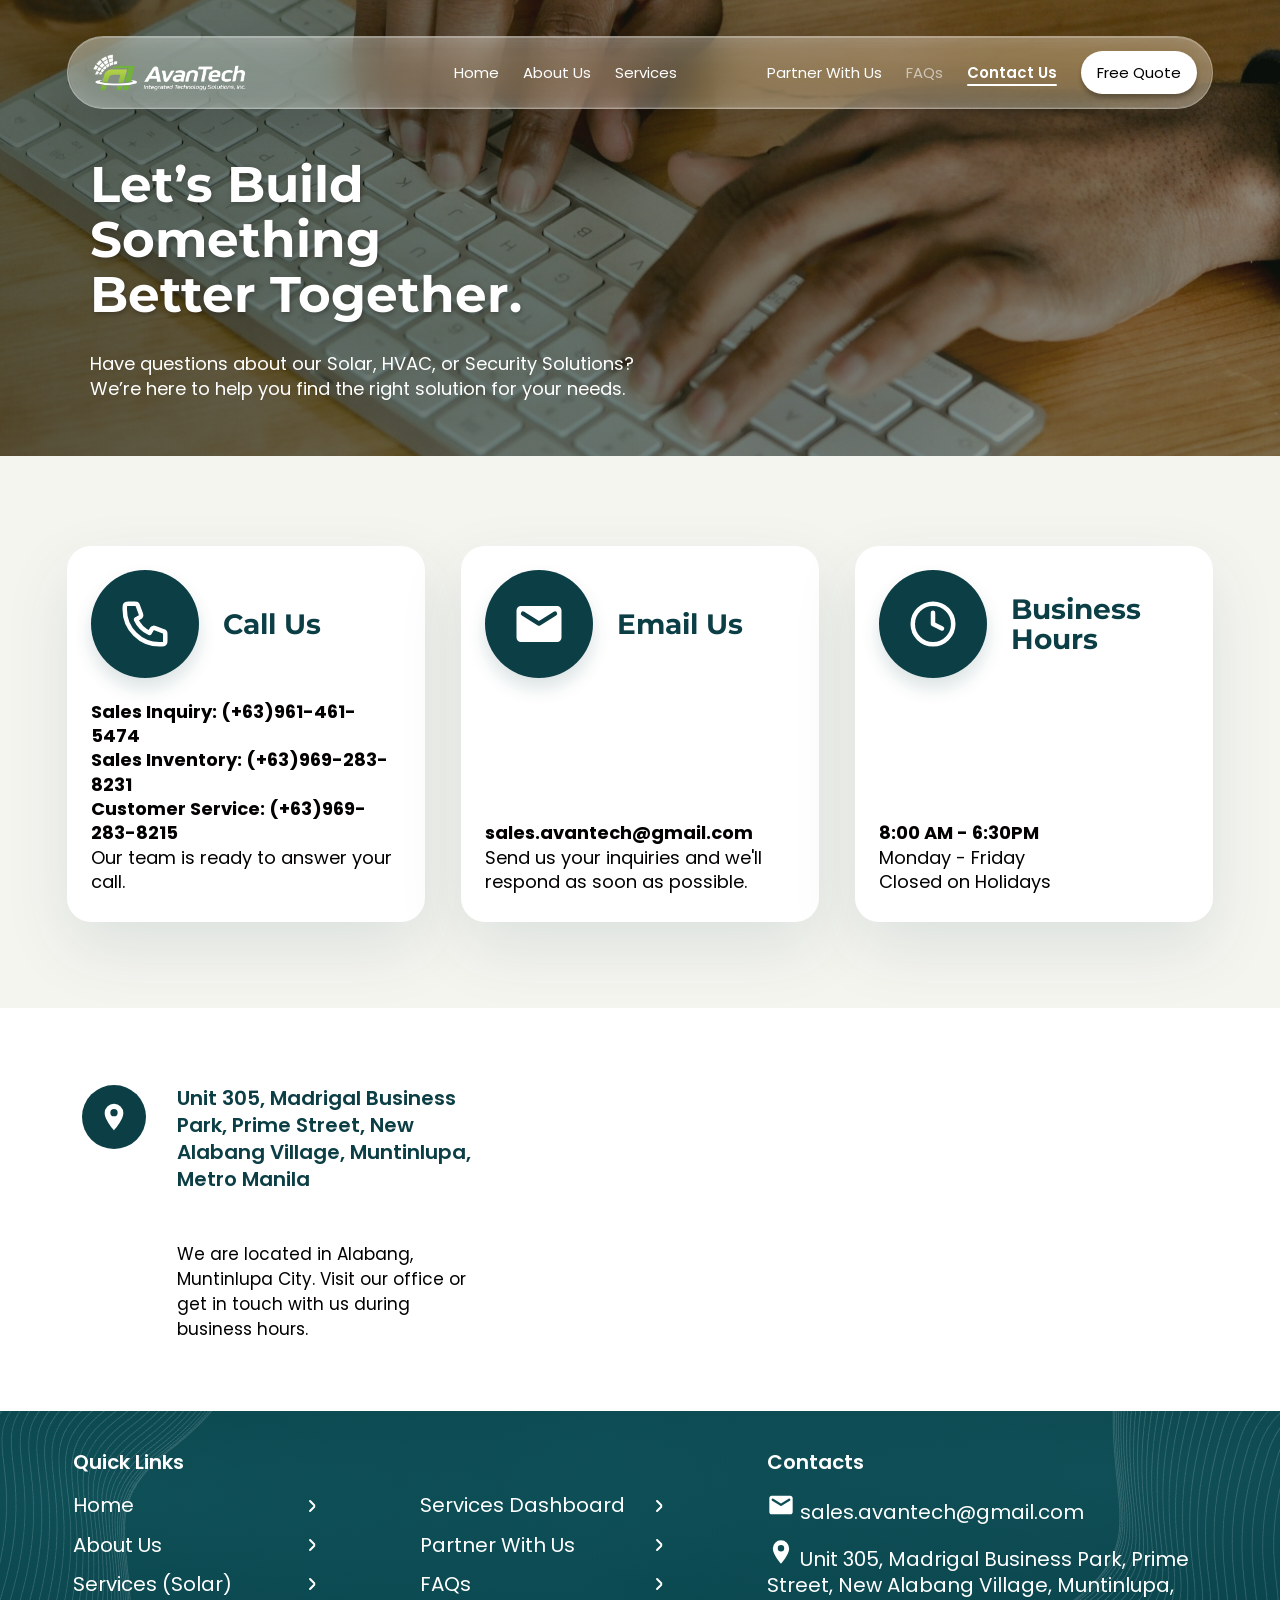
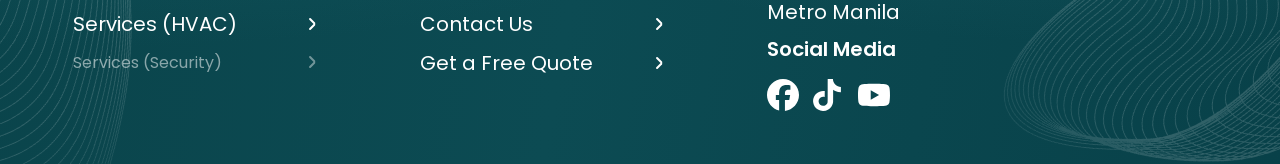
<file: contact.html>
<!doctype html>
<html lang="en">
  <head>
    <meta charset="UTF-8" />
    <meta name="viewport" content="width=device-width, initial-scale=1.0" />
    <meta name="description" content="Contact AvanTech for solar, HVAC, and security solutions." />
    <title>Contact Us | AvanTech</title>
    <link rel="preconnect" href="https://fonts.googleapis.com" />
    <link rel="preconnect" href="https://fonts.gstatic.com" crossorigin />
    <link href="https://fonts.googleapis.com/css2?family=Montserrat:wght@700&family=Poppins:wght@400;600&display=swap" rel="stylesheet" />
    <link rel="stylesheet" href="styles.css" />
  </head>
  <body>
    <main class="page-shell contact-page">
      <section class="contact-hero">
        <nav class="navbar" aria-label="Primary navigation">
          <a class="brand" href="index.html" aria-label="AvanTech home">
            <img src="assets/brand/avantech-horizontal-white.png" alt="AvanTech Integrated Technology Solutions, Inc." />
          </a>
          <input class="nav-toggle" type="checkbox" id="nav-toggle" aria-label="Toggle navigation menu" />
          <label class="hamburger" for="nav-toggle" aria-hidden="true">
            <span></span>
            <span></span>
            <span></span>
          </label>
          <div class="nav-menu" id="primary-menu">
            <div class="nav-links nav-center">
              <a href="index.html">Home</a>
              <a href="about.html">About Us</a>
              <a href="services.html">Services</a>
            </div>
            <div class="nav-links nav-right">
              <a href="partner.html">Partner With Us</a>
              <span class="nav-disabled" aria-disabled="true">FAQs</span>
              <a class="active" href="contact.html" aria-current="page">Contact Us</a>
              <a class="contact-pill" href="quote.html">Free Quote</a>
            </div>
          </div>
        </nav>

        <div class="contact-hero-content">
          <h1>Let’s Build Something<br />Better Together.</h1>
          <p>
            Have questions about our Solar, HVAC, or Security Solutions? We’re here to help you find the right solution for your needs.
          </p>
        </div>
      </section>

      <section class="contact-info-grid" aria-label="Contact details">
        <article class="contact-info-card">
          <div class="contact-card-icon contact-card-phone" aria-hidden="true"></div>
          <h2>Call Us</h2>
          <div class="contact-card-body">
            <p class="contact-highlight">
              Sales Inquiry: (+63)961-461-5474<br />
              Sales Inventory: (+63)969-283-8231<br />
              Customer Service: (+63)969-283-8215
            </p>
            <p>Our team is ready to answer your call.</p>
          </div>
        </article>

        <article class="contact-info-card">
          <div class="contact-card-icon contact-card-mail" aria-hidden="true"></div>
          <h2>Email Us</h2>
          <div class="contact-card-body">
            <p class="contact-highlight">sales.avantech@gmail.com</p>
            <p>Send us your inquiries and we'll respond as soon as possible.</p>
          </div>
        </article>

        <article class="contact-info-card contact-info-card-wide">
          <div class="contact-card-icon contact-card-clock" aria-hidden="true"></div>
          <h2>Business Hours</h2>
          <div class="contact-card-body">
            <p class="contact-highlight">8:00 AM - 6:30PM</p>
            <p>Monday - Friday</p>
            <p>Closed on Holidays</p>
          </div>
        </article>
      </section>

      <section class="contact-map-section" id="contact">
        <div class="contact-address-copy">
          <div class="contact-address-icon" aria-hidden="true"></div>
          <div>
            <h2>Unit 305, Madrigal Business Park, Prime Street, New Alabang Village, Muntinlupa, Metro Manila</h2>
            <p>We are located in Alabang, Muntinlupa City. Visit our office or get in touch with us during business hours.</p>
          </div>
        </div>
        <div class="contact-map-shell">
          <iframe
            class="contact-map"
            title="Map to AvanTech office"
            loading="lazy"
            tabindex="-1"
            referrerpolicy="no-referrer-when-downgrade"
            src="https://www.google.com/maps?q=AVANTECH%20INTEGRATED%20TECHNOLOGY%20SOLUTIONS%20INC.%2C%2014.4292205%2C121.0272715&z=17&output=embed"
          ></iframe>
          <a class="contact-map-link" href="https://www.google.com/maps?q=AVANTECH%20INTEGRATED%20TECHNOLOGY%20SOLUTIONS%20INC.%2C%2014.4292205%2C121.0272715" target="_blank" rel="noopener" aria-label="Open AvanTech office location in Google Maps"></a>
        </div>
      </section>

      <footer class="footer" id="footer-contact">
        <div class="footer-wave footer-wave-left"></div>
        <div class="footer-wave footer-wave-right"></div>
        <div class="footer-inner">
          <div>
            <h2>Quick Links</h2>
            <a class="footer-link" href="index.html"><span class="footer-link-text">Home</span><span class="footer-arrow" aria-hidden="true"></span></a>
            <a class="footer-link" href="about.html"><span class="footer-link-text">About Us</span><span class="footer-arrow" aria-hidden="true"></span></a>
            <a class="footer-link" href="solar-solutions.html"><span class="footer-link-text">Services (Solar)</span><span class="footer-arrow" aria-hidden="true"></span></a>
            <a class="footer-link" href="hvac-solutions.html"><span class="footer-link-text">Services (HVAC)</span><span class="footer-arrow" aria-hidden="true"></span></a>
            <span class="footer-link footer-link-disabled" aria-disabled="true"><span class="footer-link-text">Services (Security)</span><span class="footer-arrow" aria-hidden="true"></span></span>
          </div>
          <div>
            <h2 class="sr-only">More Links</h2>
            <a class="footer-link" href="services.html"><span class="footer-link-text">Services Dashboard</span><span class="footer-arrow" aria-hidden="true"></span></a>
            <a class="footer-link" href="partner.html"><span class="footer-link-text">Partner With Us</span><span class="footer-arrow" aria-hidden="true"></span></a>
            <a class="footer-link" href="index.html#faqs"><span class="footer-link-text">FAQs</span><span class="footer-arrow" aria-hidden="true"></span></a>
            <a class="footer-link" href="contact.html"><span class="footer-link-text">Contact Us</span><span class="footer-arrow" aria-hidden="true"></span></a>
            <a class="footer-link" href="quote.html"><span class="footer-link-text">Get a Free Quote</span><span class="footer-arrow" aria-hidden="true"></span></a>
          </div>
          <div>
            <h2>Contacts</h2>
            <p class="contact-line">
              <img class="contact-icon mail-icon" src="assets/icons/contact/email-envelope.svg" alt="" aria-hidden="true" />
              <span>sales.avantech@gmail.com</span>
            </p>
            <p class="contact-line">
              <img class="contact-icon location-icon" src="assets/icons/contact/map-pin.svg" alt="" aria-hidden="true" />
              <span>Unit 305, Madrigal Business Park, Prime Street, New Alabang Village, Muntinlupa, Metro Manila</span>
            </p>
            <h3>Social Media</h3>
            <div class="socials" aria-label="Social media links">
              <a class="social facebook" href="https://www.facebook.com/AvantechIntegrated/" aria-label="Facebook"></a>
              <a class="social tiktok" href="https://www.tiktok.com/@avantechphilippin" aria-label="TikTok"></a>
              <a class="social youtube" href="https://www.youtube.com/@avantechintegratedtechnologyso" aria-label="YouTube"></a>
            </div>
          </div>
        </div>
      </footer>
    </main>
  </body>
</html>
</file>
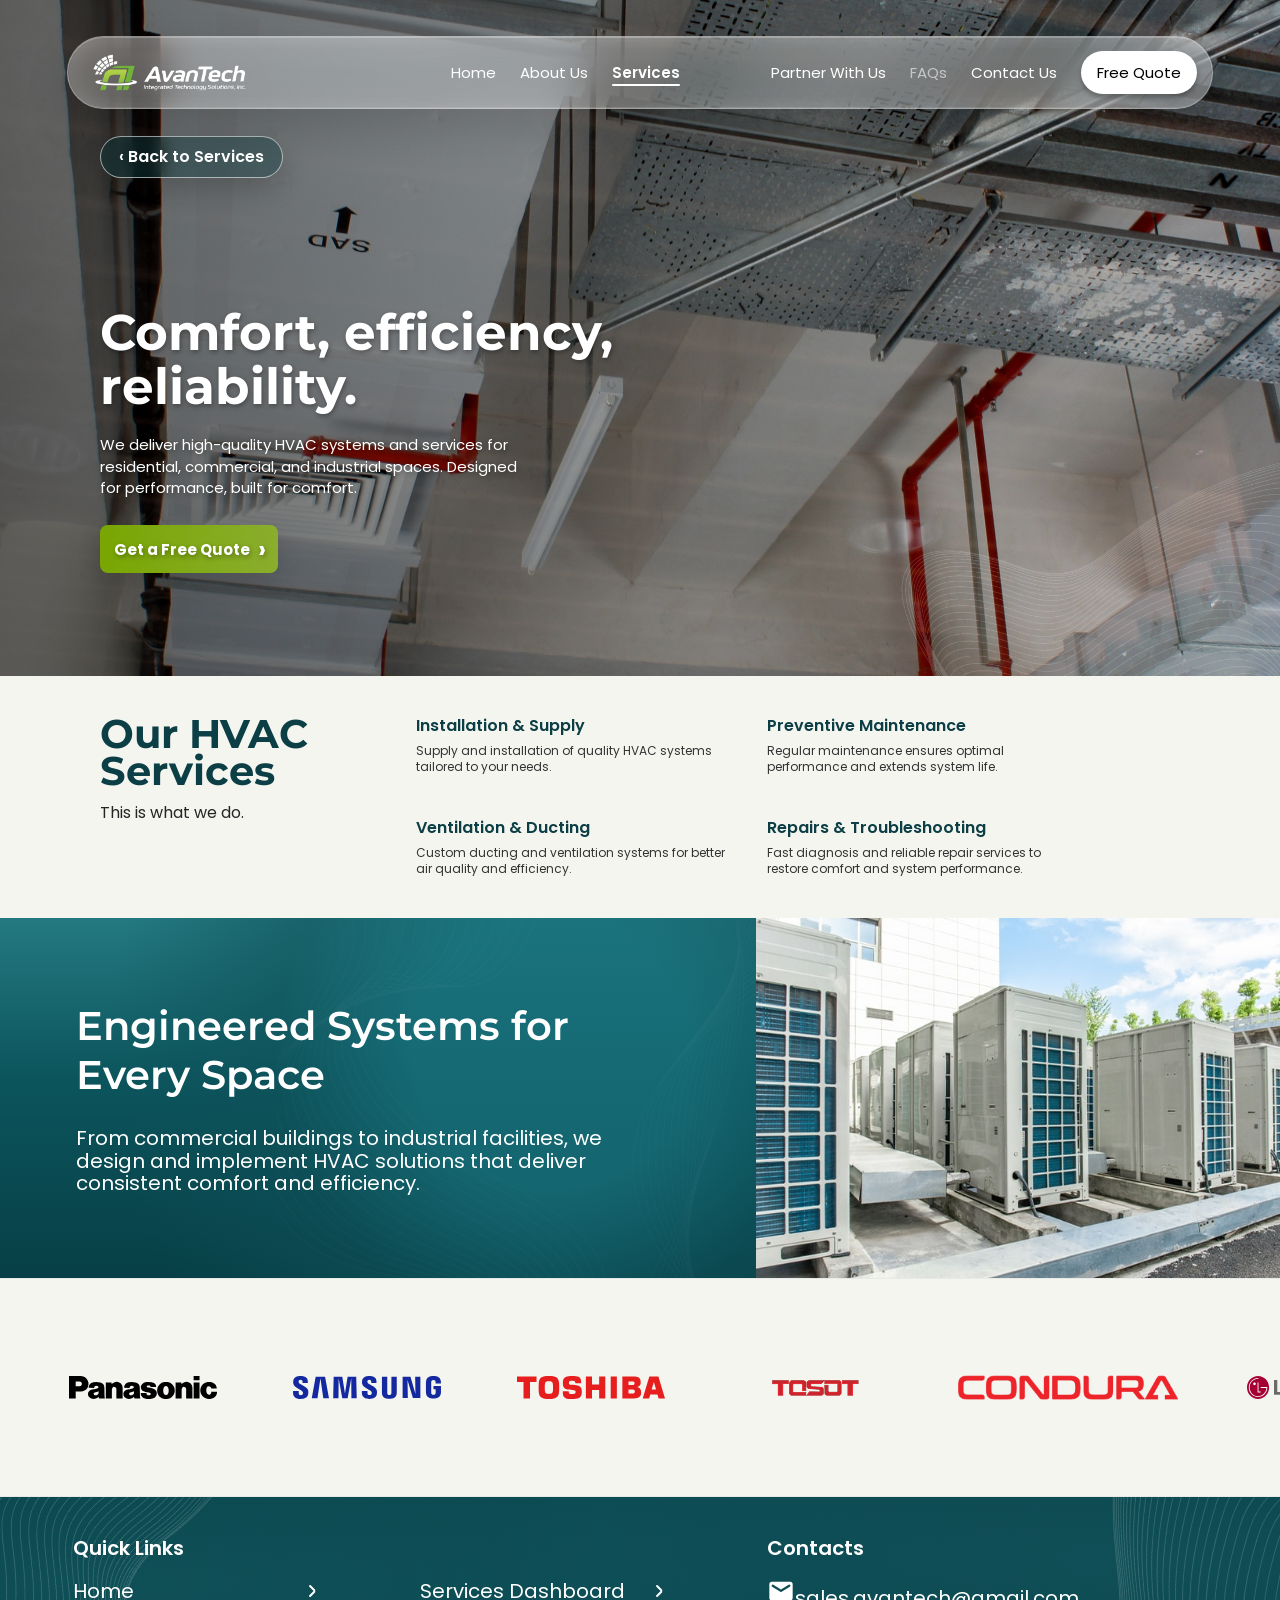
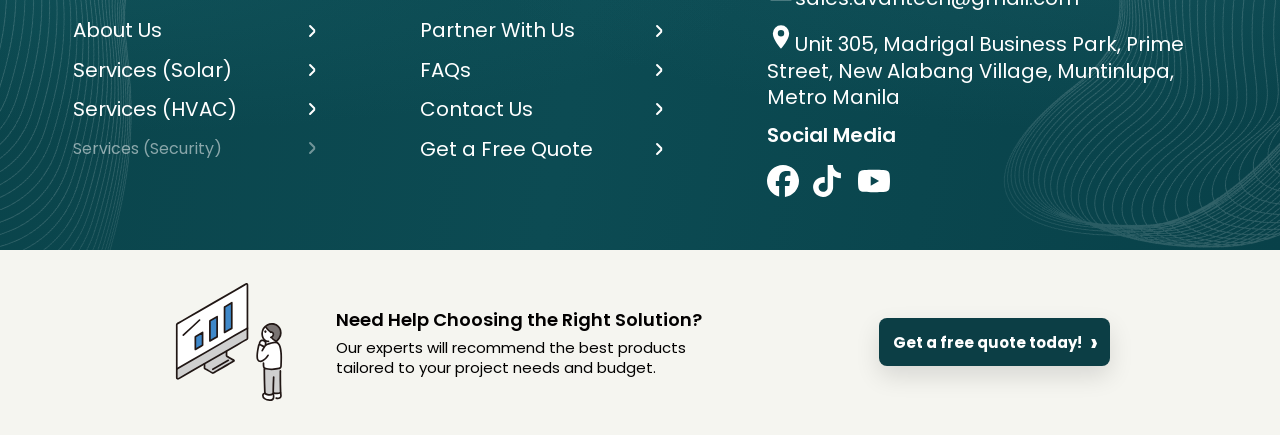
<file: hvac-solutions.html>
<!doctype html>
<html lang="en">
  <head>
    <meta charset="UTF-8" />
    <meta name="viewport" content="width=device-width, initial-scale=1.0" />
    <meta name="description" content="AvanTech HVAC solutions for residential, commercial, and industrial comfort systems." />
    <title>HVAC Solutions | AvanTech</title>
    <link rel="preconnect" href="https://fonts.googleapis.com" />
    <link rel="preconnect" href="https://fonts.gstatic.com" crossorigin />
    <link href="https://fonts.googleapis.com/css2?family=Montserrat:wght@600;700&family=Poppins:wght@400;600&display=swap" rel="stylesheet" />
    <link rel="stylesheet" href="styles.css" />
  </head>
  <body>
    <main class="page-shell hvac-page">
      <section class="hvac-hero" aria-labelledby="hvac-hero-title">
        <nav class="navbar" aria-label="Primary navigation">
          <a class="brand" href="index.html" aria-label="AvanTech home">
            <img src="assets/brand/avantech-horizontal-white.png" alt="AvanTech Integrated Technology Solutions, Inc." />
          </a>
          <input class="nav-toggle" type="checkbox" id="nav-toggle" aria-label="Toggle navigation menu" />
          <label class="hamburger" for="nav-toggle" aria-hidden="true"><span></span><span></span><span></span></label>
          <div class="nav-menu" id="primary-menu">
            <div class="nav-links nav-center">
              <a href="index.html">Home</a>
              <a href="about.html">About Us</a>
              <a class="active" href="services.html" aria-current="page">Services</a>
            </div>
            <div class="nav-links nav-right">
              <a href="partner.html">Partner With Us</a>
              <span class="nav-disabled" aria-disabled="true">FAQs</span>
              <a href="contact.html">Contact Us</a>
              <a class="contact-pill" href="quote.html">Free Quote</a>
            </div>
          </div>
        </nav>

        <a class="back-link" href="services.html">&lsaquo; Back to Services</a>
        <div class="hvac-hero-copy">
          <h1 id="hvac-hero-title">Comfort, efficiency, reliability.</h1>
          <p>We deliver high-quality HVAC systems and services for residential, commercial, and industrial spaces. Designed for performance, built for comfort.</p>
          <a class="button" href="quote.html">Get a Free Quote <span aria-hidden="true">&rsaquo;</span></a>
        </div>
      </section>

      <section class="hvac-intro" aria-labelledby="hvac-intro-title">
        <div class="hvac-intro-heading">
          <h2 id="hvac-intro-title">Our HVAC<br />Services</h2>
          <p>This is what we do.</p>
        </div>
        <div class="hvac-service-grid">
          <article class="hvac-service-card">
            <h3>Installation &amp; Supply</h3>
            <p>Supply and installation of quality HVAC systems tailored to your needs.</p>
          </article>
          <article class="hvac-service-card">
            <h3>Preventive Maintenance</h3>
            <p>Regular maintenance ensures optimal performance and extends system life.</p>
          </article>
          <article class="hvac-service-card">
            <h3>Ventilation &amp; Ducting</h3>
            <p>Custom ducting and ventilation systems for better air quality and efficiency.</p>
          </article>
          <article class="hvac-service-card">
            <h3>Repairs &amp; Troubleshooting</h3>
            <p>Fast diagnosis and reliable repair services to restore comfort and system performance.</p>
          </article>
        </div>
      </section>

      <section class="hvac-spaces" aria-labelledby="hvac-spaces-title">
        <div class="hvac-spaces-copy">
          <h2 id="hvac-spaces-title">Engineered Systems for Every Space</h2>
          <p>From commercial buildings to industrial facilities, we design and implement HVAC solutions that deliver consistent comfort and efficiency.</p>
        </div>
        <img class="hvac-systems-image" src="assets/figma-reference/hvac/commercial-rooftop-hvac-units.jpg" alt="Outdoor HVAC units installed on a commercial rooftop." />
      </section>

      <section class="hvac-brand-carousel" aria-label="HVAC brand partners">
        <div class="hvac-brand-track">
          <span class="hvac-brand panasonic"><img src="assets/partners/hvac/panasonic.svg" alt="Panasonic" /></span>
          <span class="hvac-brand samsung"><img src="assets/partners/hvac/samsung.svg" alt="Samsung" /></span>
          <span class="hvac-brand toshiba"><img src="assets/partners/hvac/toshiba.svg" alt="Toshiba" /></span>
          <span class="hvac-brand tosot"><img src="assets/partners/hvac/tosot.png" alt="Tosot" /></span>
          <span class="hvac-brand condura"><img src="assets/partners/hvac/condura.png" alt="Condura" /></span>
          <span class="hvac-brand lg"><img src="assets/partners/hvac/lg.svg" alt="LG" /></span>
          <span class="hvac-brand mitsubishi"><img src="assets/partners/hvac/mitsubishi-heavy-industries.svg" alt="Mitsubishi Heavy Industries" /></span>
          <span class="hvac-brand daikin"><img src="assets/partners/hvac/daikin.svg" alt="Daikin" /></span>
          <span class="hvac-brand midea"><img src="assets/partners/hvac/midea.svg" alt="Midea" /></span>
          <span class="hvac-brand gree"><img src="assets/partners/hvac/gree.svg" alt="Gree" /></span>
          <span class="hvac-brand aux"><img src="assets/partners/hvac/aux-brand.svg" alt="AUX" /></span>
          <span class="hvac-brand carrier"><img src="assets/partners/hvac/carrier.svg" alt="Carrier" /></span>
          <span class="hvac-brand tcl"><img src="assets/partners/hvac/tcl.svg" alt="TCL" /></span>
          <span class="hvac-brand koppel">Koppel</span>
          <span class="hvac-brand panasonic" aria-hidden="true"><img src="assets/partners/hvac/panasonic.svg" alt="" /></span>
          <span class="hvac-brand samsung" aria-hidden="true"><img src="assets/partners/hvac/samsung.svg" alt="" /></span>
          <span class="hvac-brand toshiba" aria-hidden="true"><img src="assets/partners/hvac/toshiba.svg" alt="" /></span>
          <span class="hvac-brand tosot" aria-hidden="true"><img src="assets/partners/hvac/tosot.png" alt="" /></span>
          <span class="hvac-brand condura" aria-hidden="true"><img src="assets/partners/hvac/condura.png" alt="" /></span>
          <span class="hvac-brand lg" aria-hidden="true"><img src="assets/partners/hvac/lg.svg" alt="" /></span>
          <span class="hvac-brand mitsubishi" aria-hidden="true"><img src="assets/partners/hvac/mitsubishi-heavy-industries.svg" alt="" /></span>
          <span class="hvac-brand daikin" aria-hidden="true"><img src="assets/partners/hvac/daikin.svg" alt="" /></span>
          <span class="hvac-brand midea" aria-hidden="true"><img src="assets/partners/hvac/midea.svg" alt="" /></span>
          <span class="hvac-brand gree" aria-hidden="true"><img src="assets/partners/hvac/gree.svg" alt="" /></span>
          <span class="hvac-brand aux" aria-hidden="true"><img src="assets/partners/hvac/aux-brand.svg" alt="" /></span>
          <span class="hvac-brand carrier" aria-hidden="true"><img src="assets/partners/hvac/carrier.svg" alt="" /></span>
          <span class="hvac-brand tcl" aria-hidden="true"><img src="assets/partners/hvac/tcl.svg" alt="" /></span>
          <span class="hvac-brand koppel" aria-hidden="true">Koppel</span>
        </div>
      </section>

      <footer class="footer services-footer" id="contact">
        <div class="footer-wave footer-wave-left"></div>
        <div class="footer-wave footer-wave-right"></div>
        <div class="footer-inner">
          <div>
            <h2>Quick Links</h2>
            <a class="footer-link" href="index.html"><span class="footer-link-text">Home</span><span class="footer-arrow" aria-hidden="true"></span></a>
            <a class="footer-link" href="about.html"><span class="footer-link-text">About Us</span><span class="footer-arrow" aria-hidden="true"></span></a>
            <a class="footer-link" href="solar-solutions.html"><span class="footer-link-text">Services (Solar)</span><span class="footer-arrow" aria-hidden="true"></span></a>
            <a class="footer-link" href="hvac-solutions.html"><span class="footer-link-text">Services (HVAC)</span><span class="footer-arrow" aria-hidden="true"></span></a>
            <span class="footer-link footer-link-disabled" aria-disabled="true"><span class="footer-link-text">Services (Security)</span><span class="footer-arrow" aria-hidden="true"></span></span>
          </div>
          <div>
            <h2 class="sr-only">More Links</h2>
            <a class="footer-link" href="services.html"><span class="footer-link-text">Services Dashboard</span><span class="footer-arrow" aria-hidden="true"></span></a>
            <a class="footer-link" href="partner.html"><span class="footer-link-text">Partner With Us</span><span class="footer-arrow" aria-hidden="true"></span></a>
            <a class="footer-link" href="index.html#faqs"><span class="footer-link-text">FAQs</span><span class="footer-arrow" aria-hidden="true"></span></a>
            <a class="footer-link" href="contact.html"><span class="footer-link-text">Contact Us</span><span class="footer-arrow" aria-hidden="true"></span></a>
            <a class="footer-link" href="quote.html"><span class="footer-link-text">Get a Free Quote</span><span class="footer-arrow" aria-hidden="true"></span></a>
          </div>
          <div>
            <h2>Contacts</h2>
            <p class="contact-line"><img class="contact-icon mail-icon" src="assets/icons/contact/email-envelope.svg" alt="" aria-hidden="true" /><span>sales.avantech@gmail.com</span></p>
            <p class="contact-line"><img class="contact-icon location-icon" src="assets/icons/contact/map-pin.svg" alt="" aria-hidden="true" /><span>Unit 305, Madrigal Business Park, Prime Street, New Alabang Village, Muntinlupa, Metro Manila</span></p>
            <h3>Social Media</h3>
            <div class="socials" aria-label="Social media links">
              <a class="social facebook" href="https://www.facebook.com/AvantechIntegrated/" aria-label="Facebook"></a>
              <a class="social tiktok" href="https://www.tiktok.com/@avantechphilippin" aria-label="TikTok"></a>
              <a class="social youtube" href="https://www.youtube.com/@avantechintegratedtechnologyso" aria-label="YouTube"></a>
            </div>
          </div>
        </div>
      </footer>

      <section class="help-strip" id="quote">
        <div class="help-illustration" aria-hidden="true">
          <img src="assets/icons/computer-and-people.svg" alt="" />
        </div>
        <div class="help-copy">
          <h2>Need Help Choosing the Right Solution?</h2>
          <p>Our experts will recommend the best products<br />tailored to your project needs and budget.</p>
        </div>
        <a class="button" href="quote.html">Get a free quote today! <span aria-hidden="true">&rsaquo;</span></a>
      </section>
    </main>
  </body>
</html>
</file>
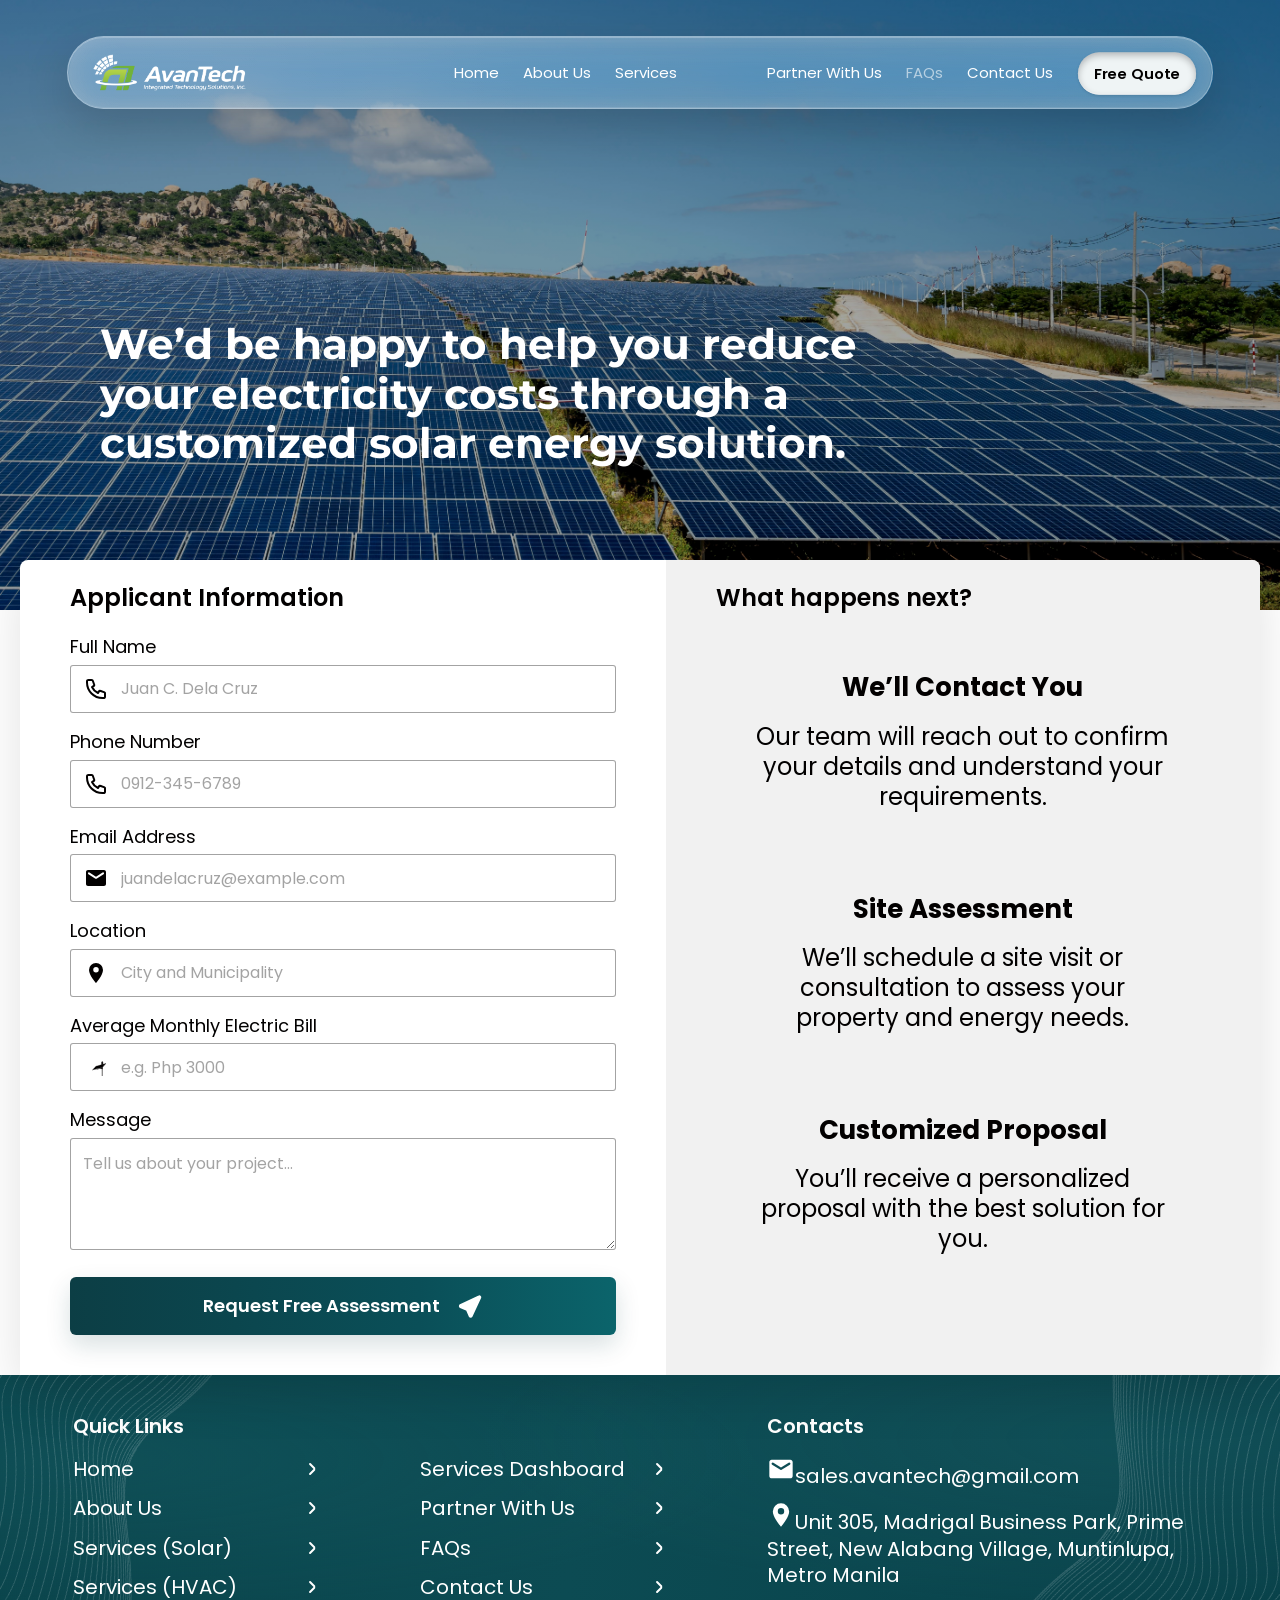
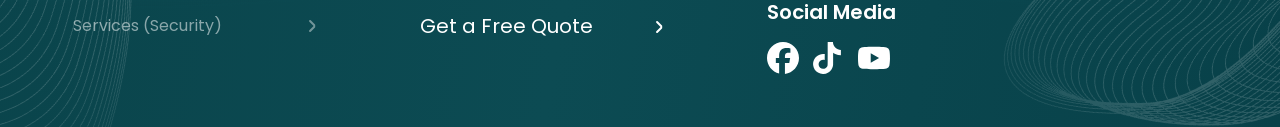
<file: quote.html>
<!doctype html>
<html lang="en">
  <head>
    <meta charset="UTF-8" />
    <meta name="viewport" content="width=device-width, initial-scale=1.0" />
    <meta name="description" content="Request a free AvanTech solar assessment and quote." />
    <title>Free Quote | AvanTech</title>
    <link rel="preconnect" href="https://fonts.googleapis.com" />
    <link rel="preconnect" href="https://fonts.gstatic.com" crossorigin />
    <link href="https://fonts.googleapis.com/css2?family=Montserrat:wght@700&family=Poppins:wght@400;600&display=swap" rel="stylesheet" />
    <link rel="stylesheet" href="styles.css" />
  </head>
  <body>
    <main class="page-shell quote-page">
      <section class="quote-hero">
        <nav class="navbar" aria-label="Primary navigation">
          <a class="brand" href="index.html" aria-label="AvanTech home">
            <img src="assets/brand/avantech-horizontal-white.png" alt="AvanTech Integrated Technology Solutions, Inc." />
          </a>
          <input class="nav-toggle" type="checkbox" id="nav-toggle" aria-label="Toggle navigation menu" />
          <label class="hamburger" for="nav-toggle" aria-hidden="true"><span></span><span></span><span></span></label>
          <div class="nav-menu" id="primary-menu">
            <div class="nav-links nav-center">
              <a href="index.html">Home</a>
              <a href="about.html">About Us</a>
              <a href="services.html">Services</a>
            </div>
            <div class="nav-links nav-right">
              <a href="partner.html">Partner With Us</a>
              <span class="nav-disabled" aria-disabled="true">FAQs</span>
              <a href="contact.html">Contact Us</a>
              <a class="contact-pill active" href="quote.html" aria-current="page">Free Quote</a>
            </div>
          </div>
        </nav>

        <div class="quote-hero-copy">
          <h1>We’d be happy to help you reduce your electricity costs through a customized solar energy solution.</h1>
        </div>
      </section>

      <section class="quote-panel" aria-label="Request a free assessment">
        <form class="quote-form" action="mailto:sales.avantech@gmail.com" method="post" enctype="text/plain">
          <h2>Applicant Information</h2>

          <label for="quote-name">Full Name</label>
          <div class="quote-field quote-field-user">
            <input id="quote-name" name="Full Name" type="text" placeholder="Juan C. Dela Cruz" autocomplete="name" />
          </div>

          <label for="quote-phone">Phone Number</label>
          <div class="quote-field quote-field-phone">
            <input id="quote-phone" name="Phone Number" type="tel" placeholder="0912-345-6789" autocomplete="tel" />
          </div>

          <label for="quote-email">Email Address</label>
          <div class="quote-field quote-field-mail">
            <input id="quote-email" name="Email Address" type="email" placeholder="juandelacruz@example.com" autocomplete="email" />
          </div>

          <label for="quote-location">Location</label>
          <div class="quote-field quote-field-location">
            <input id="quote-location" name="Location" type="text" placeholder="City and Municipality" autocomplete="address-level2" />
          </div>

          <label for="quote-bill">Average Monthly Electric Bill</label>
          <div class="quote-field quote-field-bill">
            <input id="quote-bill" name="Average Monthly Electric Bill" type="text" placeholder="e.g. Php 3000" inputmode="decimal" />
          </div>

          <label for="quote-message">Message</label>
          <textarea id="quote-message" name="Message" placeholder="Tell us about your project..."></textarea>

          <button type="submit">
            Request Free Assessment
            <svg class="quote-submit-icon" viewBox="0 0 24 24" aria-hidden="true" focusable="false">
              <path d="M2.3 11.1 21 2.4c.8-.4 1.7.4 1.3 1.2l-8.7 18.7c-.4.8-1.5.8-1.9 0L8.9 16l-6.5-2.9c-.8-.4-.8-1.6-.1-2Z" />
              <path d="M9.4 15.4 21.1 3.8" />
            </svg>
          </button>
        </form>

        <aside class="quote-next" aria-label="What happens next">
          <h2>What happens next?</h2>
          <ol>
            <li>
              <strong>We’ll Contact You</strong>
              <p>Our team will reach out to confirm your details and understand your requirements.</p>
            </li>
            <li>
              <strong>Site Assessment</strong>
              <p>We’ll schedule a site visit or consultation to assess your property and energy needs.</p>
            </li>
            <li>
              <strong>Customized Proposal</strong>
              <p>You’ll receive a personalized proposal with the best solution for you.</p>
            </li>
          </ol>
        </aside>
      </section>

      <footer class="footer quote-footer" id="contact">
        <div class="footer-wave footer-wave-left"></div>
        <div class="footer-wave footer-wave-right"></div>
        <div class="footer-inner">
          <div>
            <h2>Quick Links</h2>
            <a class="footer-link" href="index.html"><span class="footer-link-text">Home</span><span class="footer-arrow" aria-hidden="true"></span></a>
            <a class="footer-link" href="about.html"><span class="footer-link-text">About Us</span><span class="footer-arrow" aria-hidden="true"></span></a>
            <a class="footer-link" href="solar-solutions.html"><span class="footer-link-text">Services (Solar)</span><span class="footer-arrow" aria-hidden="true"></span></a>
            <a class="footer-link" href="hvac-solutions.html"><span class="footer-link-text">Services (HVAC)</span><span class="footer-arrow" aria-hidden="true"></span></a>
            <span class="footer-link footer-link-disabled" aria-disabled="true"><span class="footer-link-text">Services (Security)</span><span class="footer-arrow" aria-hidden="true"></span></span>
          </div>
          <div>
            <h2 class="sr-only">More Links</h2>
            <a class="footer-link" href="services.html"><span class="footer-link-text">Services Dashboard</span><span class="footer-arrow" aria-hidden="true"></span></a>
            <a class="footer-link" href="partner.html"><span class="footer-link-text">Partner With Us</span><span class="footer-arrow" aria-hidden="true"></span></a>
            <a class="footer-link" href="index.html#faqs"><span class="footer-link-text">FAQs</span><span class="footer-arrow" aria-hidden="true"></span></a>
            <a class="footer-link" href="contact.html"><span class="footer-link-text">Contact Us</span><span class="footer-arrow" aria-hidden="true"></span></a>
            <a class="footer-link" href="quote.html"><span class="footer-link-text">Get a Free Quote</span><span class="footer-arrow" aria-hidden="true"></span></a>
          </div>
          <div>
            <h2>Contacts</h2>
            <p class="contact-line"><img class="contact-icon mail-icon" src="assets/icons/contact/email-envelope.svg" alt="" aria-hidden="true" /><span>sales.avantech@gmail.com</span></p>
            <p class="contact-line"><img class="contact-icon location-icon" src="assets/icons/contact/map-pin.svg" alt="" aria-hidden="true" /><span>Unit 305, Madrigal Business Park, Prime Street, New Alabang Village, Muntinlupa, Metro Manila</span></p>
            <h3>Social Media</h3>
            <div class="socials" aria-label="Social media links">
              <a class="social facebook" href="https://www.facebook.com/AvantechIntegrated/" aria-label="Facebook"></a>
              <a class="social tiktok" href="https://www.tiktok.com/@avantechphilippin" aria-label="TikTok"></a>
              <a class="social youtube" href="https://www.youtube.com/@avantechintegratedtechnologyso" aria-label="YouTube"></a>
            </div>
          </div>
        </div>
      </footer>
    </main>
  </body>
</html>
</file>
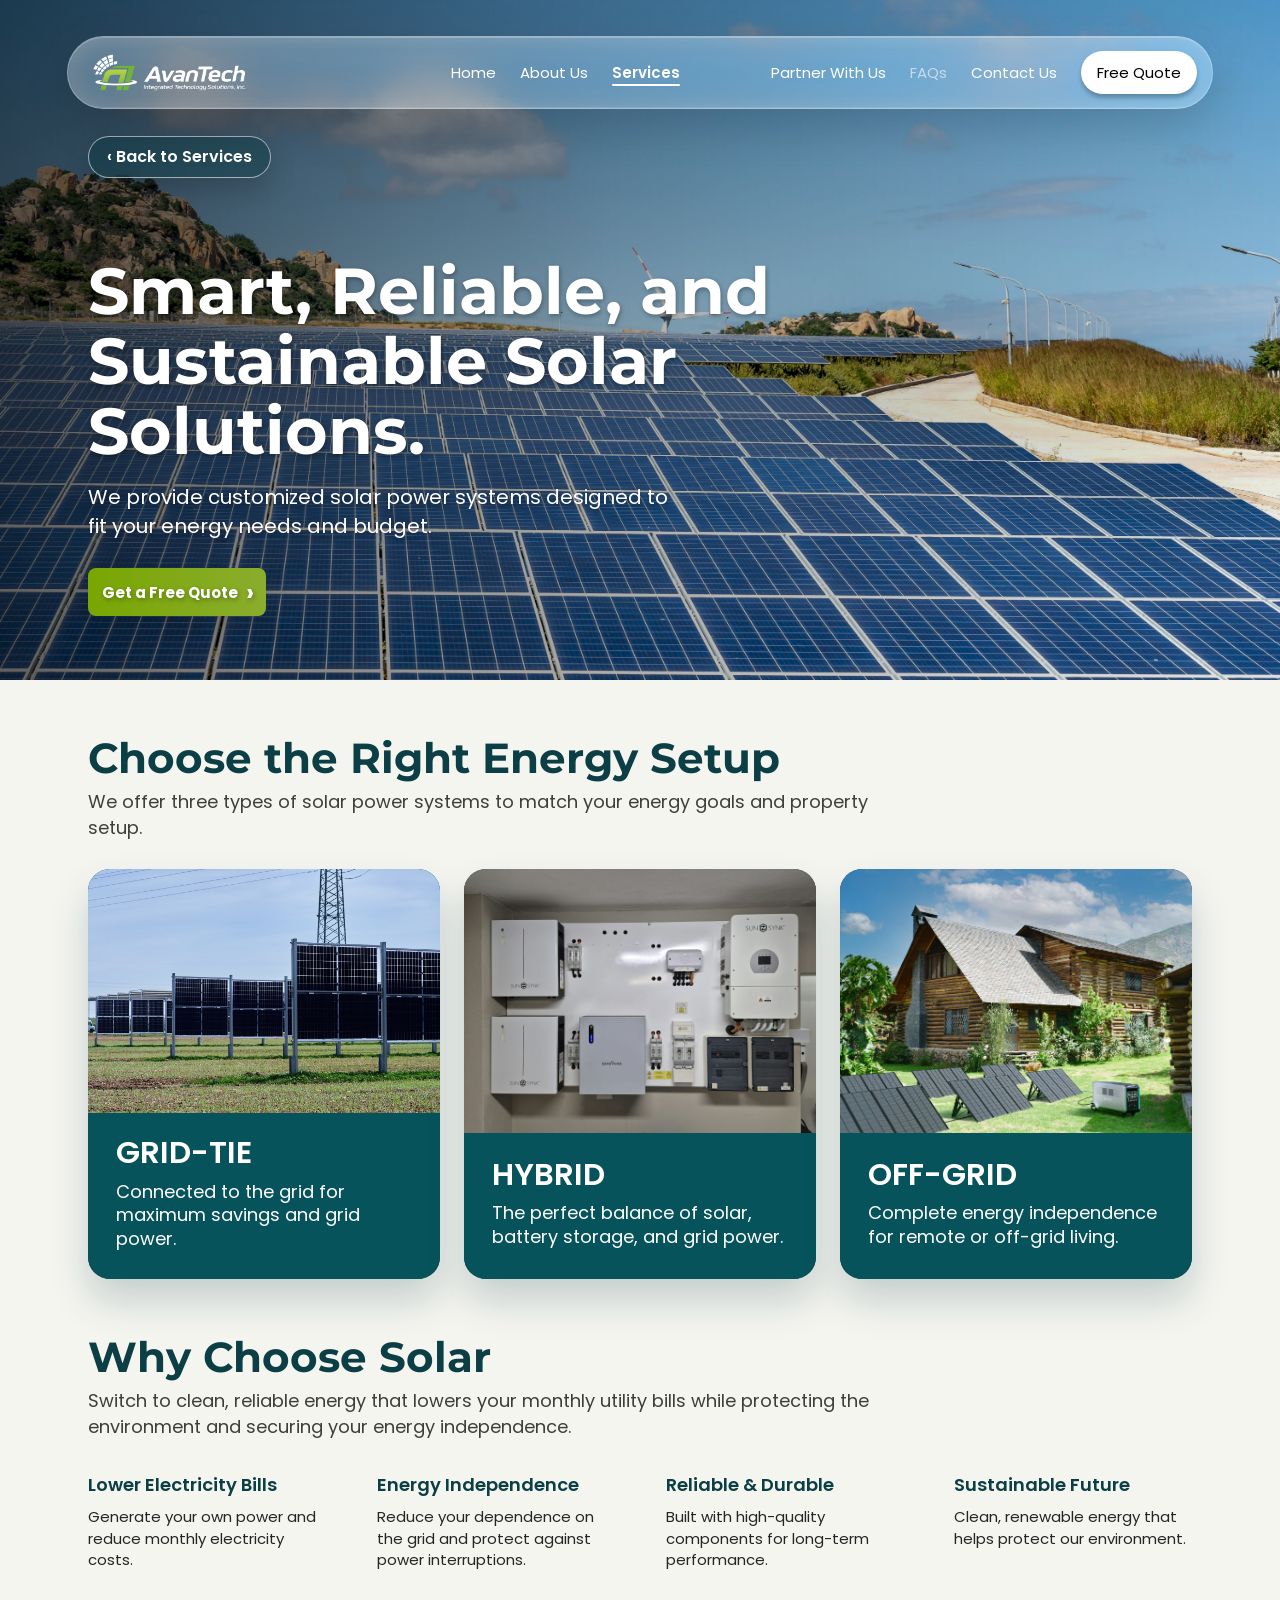
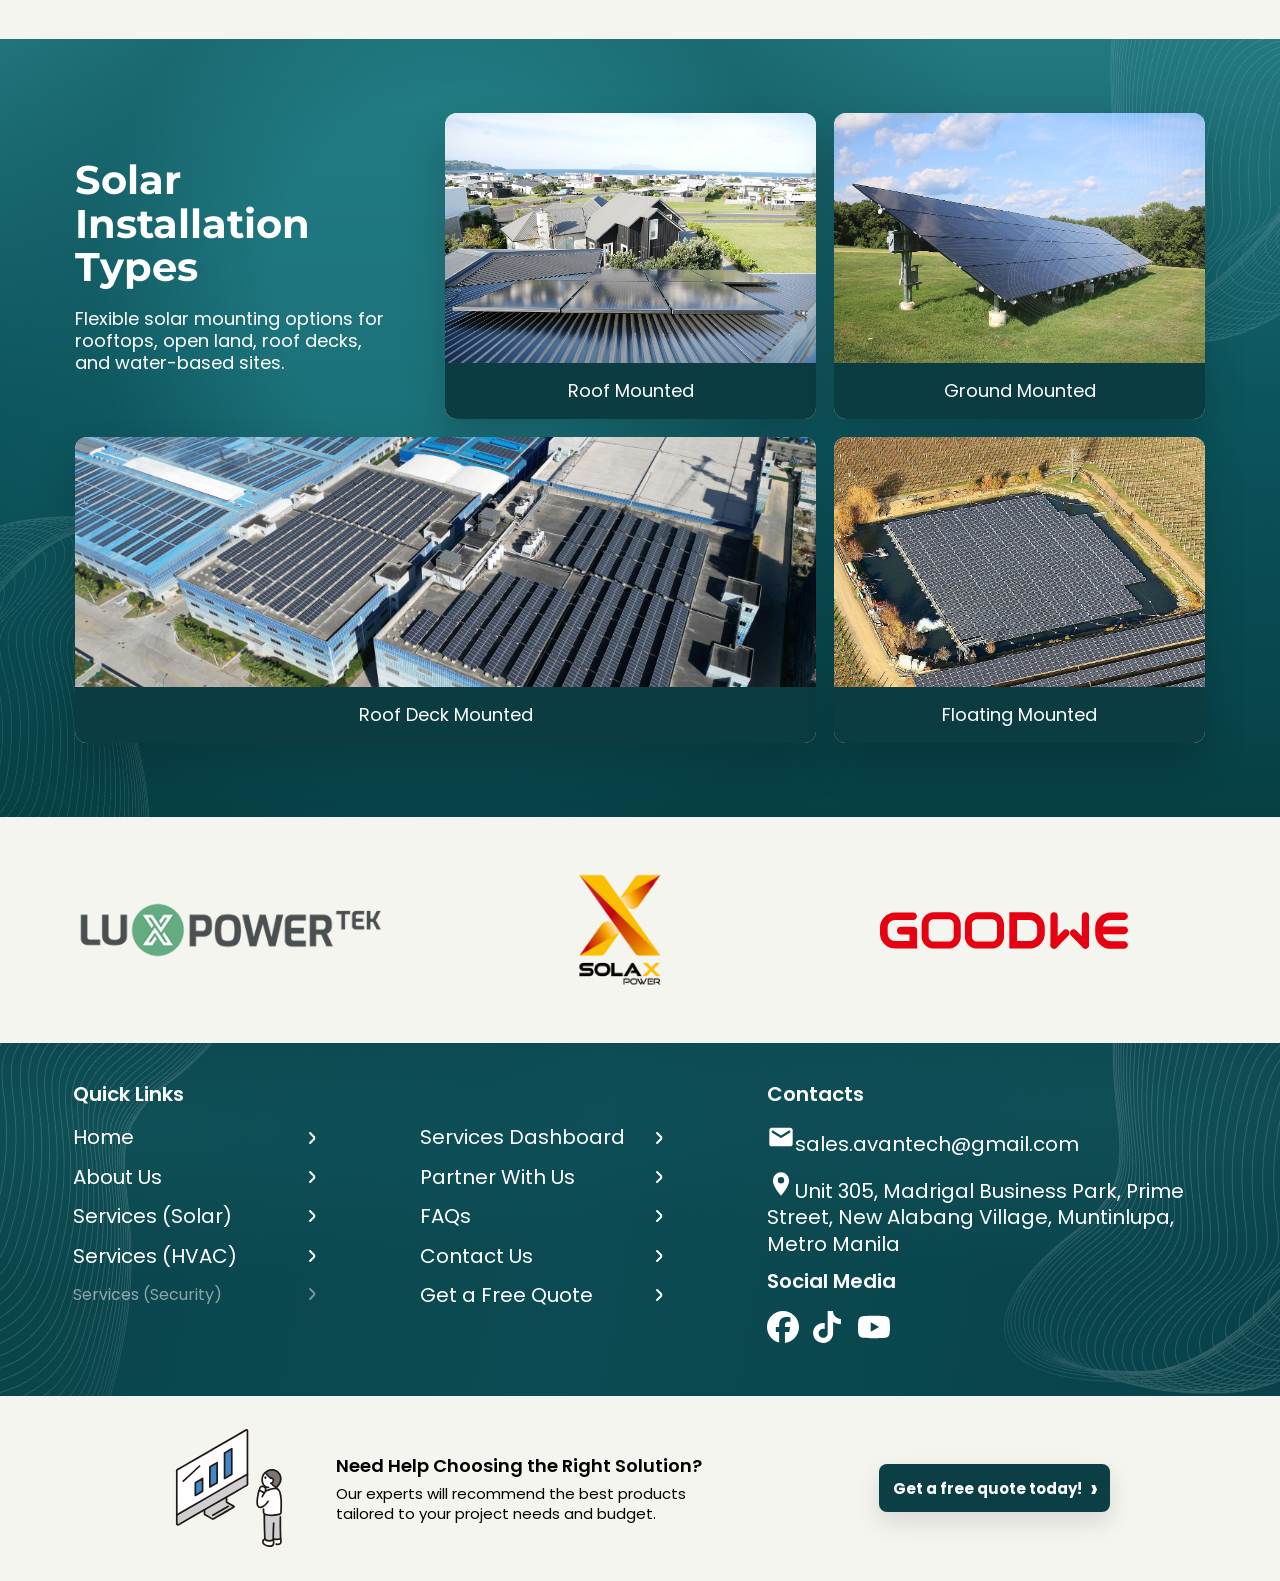
<file: solar-solutions.html>
<!doctype html>
<html lang="en">
  <head>
    <meta charset="UTF-8" />
    <meta name="viewport" content="width=device-width, initial-scale=1.0" />
    <meta name="description" content="AvanTech solar solutions for grid-tie, hybrid, and off-grid energy systems." />
    <title>Solar Solutions | AvanTech</title>
    <link rel="preconnect" href="https://fonts.googleapis.com" />
    <link rel="preconnect" href="https://fonts.gstatic.com" crossorigin />
    <link href="https://fonts.googleapis.com/css2?family=Montserrat:wght@700&family=Poppins:wght@400;600&display=swap" rel="stylesheet" />
    <link rel="stylesheet" href="styles.css" />
  </head>
  <body>
    <main class="page-shell solar-page">
      <section class="solar-hero" aria-labelledby="solar-hero-title">
        <nav class="navbar" aria-label="Primary navigation">
          <a class="brand" href="index.html" aria-label="AvanTech home">
            <img src="assets/brand/avantech-horizontal-white.png" alt="AvanTech Integrated Technology Solutions, Inc." />
          </a>
          <input class="nav-toggle" type="checkbox" id="nav-toggle" aria-label="Toggle navigation menu" />
          <label class="hamburger" for="nav-toggle" aria-hidden="true"><span></span><span></span><span></span></label>
          <div class="nav-menu" id="primary-menu">
            <div class="nav-links nav-center">
              <a href="index.html">Home</a>
              <a href="about.html">About Us</a>
              <a class="active" href="services.html" aria-current="page">Services</a>
            </div>
            <div class="nav-links nav-right">
              <a href="partner.html">Partner With Us</a>
              <span class="nav-disabled" aria-disabled="true">FAQs</span>
              <a href="contact.html">Contact Us</a>
              <a class="contact-pill" href="quote.html">Free Quote</a>
            </div>
          </div>
        </nav>

        <a class="back-link" href="services.html">‹ Back to Services</a>
        <div class="solar-hero-copy">
          <h1 id="solar-hero-title">Smart, Reliable, and Sustainable Solar Solutions.</h1>
          <p>We provide customized solar power systems designed to fit your energy needs and budget.</p>
          <a class="button" href="quote.html">Get a Free Quote <span aria-hidden="true">›</span></a>
        </div>
      </section>

      <section class="energy-setup" aria-labelledby="energy-setup-title">
        <div class="section-heading">
          <h2 id="energy-setup-title">Choose the Right Energy Setup</h2>
          <p>We offer three types of solar power systems to match your energy goals and property setup.</p>
        </div>
        <div class="setup-cards">
          <article class="setup-card setup-grid">
            <img src="assets/photos/solar/unsplash-grid-tie-solar-field.jpg" alt="Solar panel field connected for grid-tie energy production." />
            <div>
              <h3>GRID-TIE</h3>
              <p>Connected to the grid for maximum savings and grid power.</p>
            </div>
          </article>
          <article class="setup-card setup-hybrid">
            <img src="assets/photos/solar/unsplash-hybrid-energy-storage.jpg" alt="Solar battery storage and inverter equipment for a hybrid system." />
            <div>
              <h3>HYBRID</h3>
              <p>The perfect balance of solar, battery storage, and grid power.</p>
            </div>
          </article>
          <article class="setup-card setup-offgrid">
            <img src="assets/photos/solar/unsplash-off-grid-cabin.jpg" alt="Remote off-grid cabin powered by solar panels." />
            <div>
              <h3>OFF-GRID</h3>
              <p>Complete energy independence for remote or off-grid living.</p>
            </div>
          </article>
        </div>
      </section>

      <section class="why-solar" aria-labelledby="why-solar-title">
        <div class="section-heading">
          <h2 id="why-solar-title">Why Choose Solar</h2>
          <p>Switch to clean, reliable energy that lowers your monthly utility bills while protecting the environment and securing your energy independence.</p>
        </div>
        <div class="why-grid">
          <article>
            <h3>Lower Electricity Bills</h3>
            <p>Generate your own power and reduce monthly electricity costs.</p>
          </article>
          <article>
            <h3>Energy Independence</h3>
            <p>Reduce your dependence on the grid and protect against power interruptions.</p>
          </article>
          <article>
            <h3>Reliable &amp; Durable</h3>
            <p>Built with high-quality components for long-term performance.</p>
          </article>
          <article>
            <h3>Sustainable Future</h3>
            <p>Clean, renewable energy that helps protect our environment.</p>
          </article>
        </div>
      </section>

      <section class="solar-install-types" aria-labelledby="solar-install-title">
        <div class="solar-install-copy">
          <h2 id="solar-install-title">Solar Installation Types</h2>
          <p>Flexible solar mounting options for rooftops, open land, roof decks, and water-based sites.</p>
        </div>
        <div class="install-gallery">
          <figure class="install-card install-roof">
            <img src="assets/photos/solar/installation/roof-mounted-solar.jpg" alt="Solar panels mounted on a pitched rooftop." />
            <figcaption>Roof Mounted</figcaption>
          </figure>
          <figure class="install-card install-ground">
            <img src="assets/photos/solar/installation/ground-mounted-solar.jpg" alt="Ground-mounted solar panels installed in an open field." />
            <figcaption>Ground Mounted</figcaption>
          </figure>
          <figure class="install-card install-deck">
            <img src="assets/photos/solar/commercial-rooftop-solar.jpg" alt="Solar panels installed across a flat roof deck." />
            <figcaption>Roof Deck Mounted</figcaption>
          </figure>
          <figure class="install-card install-floating">
            <img src="assets/photos/solar/installation/floating-mounted-solar.jpg" alt="Floating solar panels mounted over a water surface." />
            <figcaption>Floating Mounted</figcaption>
          </figure>
        </div>
      </section>

      <section class="partners" aria-label="Solar partner brands">
        <div class="partner-track">
          <span><img src="assets/partners/luxpowertek.png" alt="LuxPower" /></span>
          <span><img src="assets/partners/solax.png" alt="SolaX Power" /></span>
          <span><img class="partner-logo-wide" src="assets/partners/goodwe.svg" alt="GoodWe" /></span>
          <span><img src="assets/partners/deye.png" alt="Deye" /></span>
          <span><img class="partner-logo-wide" src="assets/partners/sungrow.svg" alt="Sungrow" /></span>
          <span><img src="assets/partners/solis.png" alt="Solis" /></span>
          <span><img src="assets/partners/luxpowertek.png" alt="" /></span>
          <span><img src="assets/partners/solax.png" alt="" /></span>
          <span><img class="partner-logo-wide" src="assets/partners/goodwe.svg" alt="" /></span>
          <span><img src="assets/partners/deye.png" alt="" /></span>
          <span><img class="partner-logo-wide" src="assets/partners/sungrow.svg" alt="" /></span>
          <span><img src="assets/partners/solis.png" alt="" /></span>
        </div>
      </section>

      <footer class="footer services-footer" id="contact">
        <div class="footer-wave footer-wave-left"></div>
        <div class="footer-wave footer-wave-right"></div>
        <div class="footer-inner">
          <div>
            <h2>Quick Links</h2>
            <a class="footer-link" href="index.html"><span class="footer-link-text">Home</span><span class="footer-arrow" aria-hidden="true"></span></a>
            <a class="footer-link" href="about.html"><span class="footer-link-text">About Us</span><span class="footer-arrow" aria-hidden="true"></span></a>
            <a class="footer-link" href="solar-solutions.html"><span class="footer-link-text">Services (Solar)</span><span class="footer-arrow" aria-hidden="true"></span></a>
            <a class="footer-link" href="hvac-solutions.html"><span class="footer-link-text">Services (HVAC)</span><span class="footer-arrow" aria-hidden="true"></span></a>
            <span class="footer-link footer-link-disabled" aria-disabled="true"><span class="footer-link-text">Services (Security)</span><span class="footer-arrow" aria-hidden="true"></span></span>
          </div>
          <div>
            <h2 class="sr-only">More Links</h2>
            <a class="footer-link" href="services.html"><span class="footer-link-text">Services Dashboard</span><span class="footer-arrow" aria-hidden="true"></span></a>
            <a class="footer-link" href="partner.html"><span class="footer-link-text">Partner With Us</span><span class="footer-arrow" aria-hidden="true"></span></a>
            <a class="footer-link" href="index.html#faqs"><span class="footer-link-text">FAQs</span><span class="footer-arrow" aria-hidden="true"></span></a>
            <a class="footer-link" href="contact.html"><span class="footer-link-text">Contact Us</span><span class="footer-arrow" aria-hidden="true"></span></a>
            <a class="footer-link" href="quote.html"><span class="footer-link-text">Get a Free Quote</span><span class="footer-arrow" aria-hidden="true"></span></a>
          </div>
          <div>
            <h2>Contacts</h2>
            <p class="contact-line"><img class="contact-icon mail-icon" src="assets/icons/contact/email-envelope.svg" alt="" aria-hidden="true" /><span>sales.avantech@gmail.com</span></p>
            <p class="contact-line"><img class="contact-icon location-icon" src="assets/icons/contact/map-pin.svg" alt="" aria-hidden="true" /><span>Unit 305, Madrigal Business Park, Prime Street, New Alabang Village, Muntinlupa, Metro Manila</span></p>
            <h3>Social Media</h3>
            <div class="socials" aria-label="Social media links">
              <a class="social facebook" href="https://www.facebook.com/AvantechIntegrated/" aria-label="Facebook"></a>
              <a class="social tiktok" href="https://www.tiktok.com/@avantechphilippin" aria-label="TikTok"></a>
              <a class="social youtube" href="https://www.youtube.com/@avantechintegratedtechnologyso" aria-label="YouTube"></a>
            </div>
          </div>
        </div>
      </footer>

      <section class="help-strip" id="quote">
        <div class="help-illustration" aria-hidden="true">
          <img src="assets/icons/computer-and-people.svg" alt="" />
        </div>
        <div class="help-copy">
          <h2>Need Help Choosing the Right Solution?</h2>
          <p>Our experts will recommend the best products<br />tailored to your project needs and budget.</p>
        </div>
        <a class="button" href="quote.html">Get a free quote today! <span aria-hidden="true">›</span></a>
      </section>
    </main>
  </body>
</html>
</file>
<file: styles.css>
:root {
  --paper: #f5f5f0;
  --ink: #020000;
  --teal: #0c3e45;
  --teal-bright: #064f5c;
  --green: #89ca58;
  --button-a: #79a602;
  --button-b: #8aad2d;
  --white: #ffffff;
  --placeholder-light: linear-gradient(135deg, #eef0ea 0%, #d9e1db 48%, #f8f8f4 100%);
  --placeholder-mid: linear-gradient(135deg, #dbe7e2 0%, #b9cec9 48%, #eff2ec 100%);
  --placeholder-dark: linear-gradient(135deg, #0c3e45 0%, #13616b 50%, #e9eee8 100%);
  --hero-image: url("assets/figma-reference/hero-city.png");
  --services-hero-image: url("assets/figma-reference/services/services-hero.png");
  --building-image: url("assets/figma-reference/about-solar-city.png");
  --office-image: url("assets/photos/solar/avantech-solar-panel-construction.png");
  --install-image: url("assets/figma-reference/about-panel-tech.png");
  --cta-image: url("assets/figma-reference/cta-solar-panels.png");
  --solar-image: url("assets/photos/solar/commercial-rooftop-solar.jpg");
  --hvac-image: url("assets/figma-reference/hvac/commercial-rooftop-hvac-units.jpg");
  --hvac-hero-slide-1: url("assets/photos/hvac/hero/hvac-ductwork-ceiling.jpg");
  --hvac-hero-slide-2: url("assets/photos/hvac/hero/hvac-rooftop-ventilation-tokyo.jpg");
  --security-image: url("assets/generated/security-control-room.png");
  --services-card-solar-image: url("assets/figma-reference/services/solar-service-card.jpg");
  --services-card-hvac-image: url("assets/figma-reference/services/hvac-service-card.jpg");
  --services-card-security-image: url("assets/figma-reference/services/security-service-card.jpg");
  --partner-hero-image: url("assets/figma-reference/partner/partner-hero.jpg");
  --partner-design-image: url("assets/figma-reference/partner/design-consultation.png");
  --partner-install-image: url("assets/figma-reference/partner/installation-team.png");
  --partner-distributor-image: url("assets/figma-reference/partner/distributor-warehouse.png");
  --partner-corporate-image: url("assets/figma-reference/partner/corporate-project.jpg");
  --partner-support-image: url("assets/figma-reference/partner/support-service.png");
  --partner-empowering-image: url("assets/figma-reference/partner/empowering-business.jpg");
  --inverter-image: url("assets/generated/solar-inverter-wall.png");
  --business-image: url("assets/photos/buildings/blue-business-towers.jpg");
  --support-image: url("assets/generated/smart-building-control.png");
  --contact-hero-image: url("assets/photos/contact/contact-keyboard-wide.jpg");
  --about-hero-image: url("assets/figma-reference/about-hero-solar-field.png");
  --about-who-image: url("assets/photos/hvac/wall-mounted-split-air-conditioner.jpg");
  --about-mission-image: url("assets/figma-reference/about-mission-tech.png");
  --about-vision-image: url("assets/photos/security/three-surveillance-cameras-building.jpg");
  --quote-hero-image: url("assets/photos/solar/solar-field-clouds.jpg");
}

* {
  box-sizing: border-box;
}

html {
  scroll-behavior: smooth;
}

body {
  margin: 0;
  background: var(--paper);
  color: var(--ink);
  font-family: "Poppins", sans-serif;
}

a {
  color: inherit;
  text-decoration: none;
}

.page-shell {
  width: 100%;
  max-width: none;
  margin: 0 auto;
  overflow: hidden;
  background: var(--paper);
  border: 0;
}

.hero,
.about-page-hero,
.services-showcase-hero,
.journey,
.legacy-section,
.solutions-section,
.service-process,
.footer {
  width: 100%;
}

.hero {
  position: relative;
  min-height: 511px;
  padding: 173px 40px 50px 100px;
  color: var(--white);
  overflow: hidden;
  background: #173233 var(--hero-image) center / cover;
}

.hero::after {
  content: "";
  position: absolute;
  inset: 0;
  z-index: 0;
  background: rgb(0 0 0 / 0.35);
  pointer-events: none;
}

.navbar {
  position: absolute;
  z-index: 1000;
  top: 36px;
  left: clamp(14px, 5.208vw, 75px);
  right: clamp(14px, 5.208vw, 75px);
  height: 73px;
  display: flex;
  align-items: center;
  justify-content: flex-start;
  gap: clamp(24px, 11.667vw, 168px);
  padding: 15px;
  overflow: hidden;
  border: 1px solid rgb(255 255 255 / 0.38);
  border-radius: 54px;
  background:
    linear-gradient(180deg, rgb(255 255 255 / 0.04), rgb(255 255 255 / 0)),
    rgb(255 255 255 / 0.2);
  box-shadow:
    inset 0 1px 0 rgb(255 255 255 / 0.32),
    inset 0 -1px 0 rgb(255 255 255 / 0.18),
    0 16px 45px rgb(0 0 0 / 0.16);
  backdrop-filter: blur(22px) saturate(1.55);
  -webkit-backdrop-filter: blur(22px) saturate(1.55);
}

.navbar::before,
.navbar::after {
  content: "";
  position: absolute;
  pointer-events: none;
}

.navbar::before {
  inset: 1px;
  border-radius: inherit;
  background:
    linear-gradient(90deg, rgb(255 255 255 / 0.08) 0%, rgb(255 255 255 / 0.055) 18%, rgb(255 255 255 / 0.018) 40%, rgb(255 255 255 / 0.018) 60%, rgb(255 255 255 / 0.055) 82%, rgb(255 255 255 / 0.08) 100%),
    linear-gradient(180deg, rgb(255 255 255 / 0.065) 0%, rgb(255 255 255 / 0.025) 46%, rgb(255 255 255 / 0.045) 100%);
  mix-blend-mode: screen;
}

.navbar::after {
  inset: 0;
  border-radius: inherit;
  box-shadow:
    inset 10px 0 18px rgb(255 255 255 / 0.08),
    inset -10px 0 18px rgb(255 255 255 / 0.08);
}

.brand {
  position: relative;
  z-index: 1;
  display: inline-flex;
  align-items: center;
  justify-content: flex-end;
  flex: 0 0 auto;
  width: 173px;
  height: 43px;
  overflow: hidden;
}

.brand img {
  display: block;
  width: 173px;
  height: 43px;
  object-fit: cover;
  object-position: center;
}

.nav-menu {
  position: relative;
  z-index: 1;
  display: flex;
  flex: 1 1 auto;
  min-width: 0;
  align-items: center;
  gap: clamp(24px, 11.667vw, 168px);
}

.nav-links {
  display: flex;
  align-items: center;
  gap: 24px;
  font-size: 15px;
  color: var(--white);
}

.nav-center {
  flex: 1 1 0;
  justify-content: center;
  min-width: 0;
}

.nav-right {
  flex: 1 1 0;
  justify-content: flex-end;
  min-width: 0;
}

.nav-links a {
  position: relative;
  line-height: 1;
  white-space: nowrap;
}

.nav-disabled {
  color: rgb(255 255 255 / 0.58);
  line-height: 1;
  white-space: nowrap;
  cursor: not-allowed;
}

.nav-links a:not(.contact-pill) {
  padding-block: 8px;
}

.nav-links a:not(.contact-pill)::after {
  content: "";
  position: absolute;
  left: 0;
  bottom: 2px;
  width: 100%;
  height: 2px;
  border-radius: 999px;
  background: currentColor;
  transform: scaleX(0);
  transform-origin: left center;
  transition: transform 180ms ease;
}

.nav-links a:not(.contact-pill):hover::after,
.nav-links a:not(.contact-pill):focus-visible::after,
.nav-links a:not(.contact-pill):active::after,
.nav-links a.active:not(.contact-pill)::after,
.nav-links a[aria-current="page"]:not(.contact-pill)::after {
  transform: scaleX(1);
}

.nav-links a:not(.contact-pill):active {
  transform: translateY(1px);
}

.nav-links a.active,
.nav-links a[aria-current="page"] {
  font-weight: 600;
}

.contact-pill {
  display: inline-flex;
  align-items: center;
  justify-content: center;
  min-height: 43px;
  padding: 10px 16px;
  border-radius: 22px;
  background: var(--white);
  color: #020000;
  box-shadow: 0 4px 4px rgb(0 0 0 / 0.25);
  transition: transform 160ms ease, box-shadow 160ms ease, background-color 160ms ease;
}

.contact-pill:hover,
.contact-pill:focus-visible {
  background: rgb(255 255 255 / 0.94);
  box-shadow: 0 7px 16px rgb(0 0 0 / 0.2);
  transform: translateY(-1px);
}

.contact-pill:active,
.contact-pill.active,
.contact-pill[aria-current="page"] {
  background: rgb(246 248 248 / 0.96);
  box-shadow:
    inset 0 3px 8px rgb(0 0 0 / 0.26),
    inset 0 -1px 0 rgb(255 255 255 / 0.72),
    0 1px 3px rgb(0 0 0 / 0.14);
  transform: translateY(1px) scale(0.985);
}

.nav-toggle,
.hamburger {
  display: none;
}

.hero-content {
  position: relative;
  z-index: 1;
  max-width: 1300px;
  text-shadow: 2.5px 1.7px 3.4px rgb(0 0 0 / 0.25);
}

h1,
h2,
h3,
.year {
  margin: 0;
  font-family: "Montserrat", sans-serif;
  font-weight: 700;
  letter-spacing: 0;
}

.hero h1 {
  max-width: 950px;
  font-family: "Montserrat", sans-serif;
  font-size: 85px;
  font-weight: 700;
  line-height: 0.94;
}

.hero p {
  margin: 0 0 20px;
  font-family: "Poppins", sans-serif;
  font-size: 20px;
  line-height: 1.5;
}

.button {
  display: inline-flex;
  align-items: center;
  justify-content: center;
  gap: 8px;
  min-height: 48px;
  padding: 9px 12px 8px 14px;
  border-radius: 8px;
  background: linear-gradient(90deg, var(--button-a), var(--button-b));
  color: var(--white);
  font-family: "Poppins", sans-serif;
  font-size: 15px;
  font-weight: 700;
  box-shadow: 0 10px 24px rgb(0 0 0 / 0.12);
}

.button span {
  font-size: 24px;
  line-height: 1;
}

.about {
  display: grid;
  grid-template-columns: minmax(400px, 475px) minmax(0, 1fr);
  justify-content: stretch;
  align-items: center;
  gap: clamp(32px, 4vw, 72px);
  padding: 70px 100px;
}

.about-copy {
  padding-top: 3px;
}

.about h2 {
  margin-bottom: 30px;
  color: var(--teal);
  font-family: "Montserrat", sans-serif;
  font-size: 40px;
  letter-spacing: -2.4px;
  line-height: 1.22;
}

.about p {
  max-width: 475px;
  margin: 0 0 18px;
  font-size: 18px;
  line-height: 1.45;
}

.about .button {
  margin-top: 5px;
  background: var(--teal);
  box-shadow: none;
}

.photo-grid {
  display: grid;
  width: 100%;
  max-width: none;
  min-width: 349px;
  height: clamp(370px, 27vw, 500px);
  grid-template-columns: minmax(0, 1.35fr) minmax(0, 1fr);
  grid-template-rows: repeat(2, minmax(0, 1fr));
  gap: 14px;
  justify-self: stretch;
}

.photo {
  position: relative;
  min-width: 0;
  overflow: hidden;
  border-radius: 20px;
  box-shadow: 0 4px 80px rgb(0 0 0 / 0.25);
  background-color: #30524e;
}

.photo::before {
  content: none;
}

.photo::after {
  content: none;
}

.photo span {
  display: none;
}

.photo-large {
  grid-row: 1 / span 2;
  background: var(--building-image) center / cover;
}

.photo-office {
  background: var(--office-image) center / cover;
}

.photo-install {
  background: var(--install-image) center / cover;
}

.journey {
  position: relative;
  min-height: 347px;
  padding: 32px 20px 77px;
  overflow: hidden;
  color: var(--white);
  text-align: center;
  background: linear-gradient(106deg, #064f5c, #0b3f47 51%, #236c78);
}

.wave,
.footer-wave {
  position: absolute;
  width: 520px;
  height: 520px;
  pointer-events: none;
}

.wave {
  width: 560px;
  height: 440px;
  background: url("assets/patterns/wavy-line-large.png") center / contain no-repeat;
  filter: brightness(0) invert(1);
  opacity: 0.2;
}

.footer-wave {
  width: 560px;
  height: 440px;
  background: url("assets/patterns/wavy-line-large.png") center / contain no-repeat;
  filter: brightness(0) invert(1);
  opacity: 0.16;
  mask-image: radial-gradient(ellipse at center, #000 0%, #000 54%, rgb(0 0 0 / 0.55) 74%, transparent 100%);
  -webkit-mask-image: radial-gradient(ellipse at center, #000 0%, #000 54%, rgb(0 0 0 / 0.55) 74%, transparent 100%);
}

.wave-left {
  left: -305px;
  top: -82px;
  transform: rotate(108deg) scale(1.12);
}

.wave-right {
  right: -285px;
  top: -108px;
  transform: rotate(-72deg) scale(1.18);
}

.eyebrow {
  margin: 0;
  color: var(--green);
  font-family: "Montserrat", sans-serif;
  font-size: 15px;
  font-weight: 700;
}

.journey h2,
.cta h2 {
  font-size: 35px;
  line-height: 1.23;
}

.timeline {
  position: relative;
  z-index: 1;
  display: grid;
  grid-template-columns: repeat(3, minmax(0, 1fr));
  gap: 68px;
  max-width: 1376px;
  margin: 25px auto 0;
  text-align: center;
}

.timeline article {
  position: relative;
  max-width: 320px;
  justify-self: center;
}

.year {
  color: var(--green);
  font-size: 25px;
  line-height: 1.2;
}

.timeline h3 {
  font-size: 25px;
  line-height: 1.2;
}

.timeline p {
  margin: 0;
  font-size: 15px;
  line-height: 1.52;
}

.partners {
  --partner-distance: 2304px;
  height: 226px;
  display: flex;
  align-items: center;
  justify-content: flex-start;
  overflow: hidden;
}

.partner-track {
  display: flex;
  align-items: center;
  gap: 24px;
  padding-left: 56px;
  min-width: max-content;
  animation: slide-partners 28s linear infinite;
}

.partner-track span {
  display: grid;
  width: 360px;
  height: 132px;
  place-items: center;
  overflow: visible;
}

.partner-track img {
  display: block;
  max-width: 100%;
  max-height: 130px;
  object-fit: contain;
  transform: scale(2);
  transform-origin: center;
}

.partner-track img.partner-logo-wide {
  width: 250px;
  max-height: 74px;
  transform: none;
}

.partner-footer-banner {
  position: relative;
  display: grid;
  grid-template-columns: minmax(0, 1.05fr) minmax(280px, 0.72fr);
  min-height: 198px;
  margin-bottom: 34px;
  padding: 50px 40px 38px 56px;
  overflow: hidden;
  color: var(--white);
  background:
    linear-gradient(180deg, rgb(21 61 69 / 0.72), rgb(15 58 66 / 0.72)),
    linear-gradient(90deg, rgb(117 138 148 / 0.52), rgb(77 96 109 / 0.52) 48%, rgb(40 58 70 / 0.52)),
    radial-gradient(circle at 48% 42%, rgb(255 255 255 / 0.1), transparent 30%),
    linear-gradient(180deg, #5f7681 0%, #3f5562 60%, #24323d 100%);
}

.partner-footer-banner::before {
  content: "";
  position: absolute;
  inset: 0;
  background:
    linear-gradient(180deg, rgb(255 255 255 / 0.06), transparent 28%),
    linear-gradient(0deg, transparent 0 72%, rgb(0 0 0 / 0.08) 72% 100%),
    radial-gradient(circle at 22% 92%, rgb(87 126 71 / 0.2), transparent 16%),
    radial-gradient(circle at 58% 72%, rgb(255 255 255 / 0.08), transparent 18%),
    linear-gradient(180deg, transparent 0 46%, rgb(255 255 255 / 0.05) 46% 47%, transparent 47% 100%);
  pointer-events: none;
}

.partner-footer-banner-copy {
  position: relative;
  z-index: 1;
}

.partner-footer-banner h2 {
  max-width: 430px;
  font-size: 42px;
  line-height: 1.08;
}

.partner-footer-banner p {
  position: relative;
  z-index: 1;
  align-self: start;
  justify-self: end;
  max-width: 375px;
  margin: 0;
  padding-top: 4px;
  color: rgb(255 255 255 / 0.92);
  font-size: 16px;
  line-height: 1.35;
  text-align: left;
}

.partner-footer .footer-inner {
  position: relative;
  z-index: 1;
  align-items: end;
}

@keyframes slide-partners {
  from {
    transform: translateX(0);
  }

  to {
    transform: translateX(calc(-1 * var(--partner-distance)));
  }
}

.cta {
  min-height: 308px;
  display: flex;
  flex-direction: column;
  align-items: center;
  justify-content: center;
  padding: 40px;
  color: var(--white);
  text-align: center;
  background:
    linear-gradient(rgb(0 0 0 / 0.62), rgb(0 0 0 / 0.62)),
    var(--cta-image) center / cover;
}

.cta > * {
  align-self: center;
  width: min(100%, 900px);
  margin-right: auto;
  margin-left: auto;
  text-align: center;
}

.cta .eyebrow {
  width: auto;
}

.cta h2 {
  margin-top: 5px;
  margin-bottom: 0;
  max-width: 850px;
  color: var(--white);
  font-size: 40px;
  line-height: 1.28;
}

.cta p:not(.eyebrow) {
  max-width: 560px;
  margin: 8px 0 20px;
  color: var(--white);
  font-size: 16px;
  line-height: 1.38;
}

.cta .button {
  width: auto;
  min-width: 165px;
  min-height: 48px;
  padding: 9px 14px;
  border-radius: 8px;
  font-size: 15px;
}

.about-page-hero {
  position: relative;
  min-height: 610px;
  padding: 310px 100px 90px;
  overflow: hidden;
  color: var(--white);
  background:
    linear-gradient(rgb(0 0 0 / 0.42), rgb(0 0 0 / 0.42)),
    var(--about-hero-image) center / cover;
}

.about-page-hero::before {
  content: none;
  position: absolute;
  inset: 0;
  background:
    radial-gradient(circle at 78% 28%, rgb(255 255 255 / 0.14), transparent 18%),
    linear-gradient(14deg, transparent 0 42%, rgb(14 62 69 / 0.28) 42% 46%, transparent 46% 100%);
  opacity: 0.9;
}

.about-page-hero-content {
  position: relative;
  z-index: 1;
  text-shadow: 2px 2px 4px rgb(0 0 0 / 0.22);
}

.about-page-hero h1 {
  max-width: 770px;
  font-size: 78px;
  line-height: 0.98;
}

.about-page-hero p {
  max-width: 590px;
  margin: 13px 0 0;
  font-size: 18px;
  line-height: 1.48;
}

.who-section {
  position: relative;
  display: block;
  min-height: 398px;
  padding: 70px 100px 64px;
  overflow: hidden;
  background: var(--paper);
}

.who-copy {
  position: relative;
  z-index: 1;
  max-width: 560px;
}

.who-copy h2,
.mv-copy h2 {
  margin-bottom: 18px;
  color: var(--teal);
  font-size: 40px;
  line-height: 1.15;
}

.who-copy p,
.mv-copy p {
  margin: 0;
  font-size: 15px;
  line-height: 1.5;
}

.about-placeholder {
  width: 100%;
  min-height: 240px;
  overflow: hidden;
  background-position: center;
  background-size: cover;
}

.about-office-placeholder {
  position: absolute;
  inset: 0 0 0 auto;
  width: min(66vw, 990px);
  min-height: 0;
  background:
    linear-gradient(90deg, var(--paper) 0%, rgb(245 245 240 / 0.88) 16%, rgb(245 245 240 / 0.42) 32%, rgb(245 245 240 / 0.04) 48%, rgb(245 245 240 / 0) 100%),
    var(--about-who-image) center / cover no-repeat;
  pointer-events: none;
}

.mission-image {
  background:
    var(--about-mission-image) center / cover;
}

.vision-image {
  background:
    linear-gradient(90deg, rgb(12 62 69 / 0.14), rgb(12 62 69 / 0)),
    var(--about-vision-image) center / cover;
}

.legacy-section,
.solutions-section {
  position: relative;
  overflow: hidden;
  color: var(--white);
  background: var(--teal);
}

.legacy-section {
  display: grid;
  min-height: 326px;
  grid-template-columns: minmax(260px, 0.34fr) minmax(0, 1fr);
  gap: 44px;
  padding: 82px 100px 64px;
}

.legacy-section h2 {
  position: relative;
  z-index: 1;
  align-self: start;
  font-size: 33px;
  line-height: 1.22;
}

.legacy-items {
  position: relative;
  z-index: 1;
  display: grid;
  grid-template-columns: repeat(3, minmax(0, 1fr));
  align-items: start;
  gap: 64px;
}

.legacy-items article {
  display: flex;
  min-width: 0;
  flex-direction: column;
  align-items: flex-start;
}

.legacy-mark {
  display: none;
  width: 96px;
  height: 96px;
  margin: 0 auto 25px;
  place-items: center;
  overflow: hidden;
  border-radius: 50%;
  background: #eef0eb;
}

.legacy-mark-hpb {
  position: relative;
  border: 9px solid #f6f6f0;
  background: #8e8d7f;
  box-shadow: inset 0 0 0 8px #d33535;
}

.legacy-mark-hpb::before {
  content: "";
  width: 49px;
  height: 49px;
  border: 10px solid #ffffff;
  border-right-color: transparent;
  border-bottom-color: transparent;
  transform: rotate(-45deg);
}

.legacy-mark-green {
  background: var(--green);
}

.legacy-mark-avantech img {
  width: 94px;
  height: 94px;
  object-fit: cover;
  object-position: left center;
}

.legacy-items span {
  color: var(--green);
  font-family: "Montserrat", sans-serif;
  font-size: 25px;
  font-weight: 700;
  line-height: 1.1;
}

.legacy-items h3 {
  font-size: 24px;
  line-height: 1.1;
}

.legacy-items p,
.solution-cards p {
  margin: 4px 0 0;
  font-size: 15px;
  line-height: 1.42;
}

/* Services page */
.services-hero {
  position: relative;
  min-height: 620px;
  overflow: hidden;
  padding: 215px 100px 80px;
  color: var(--white);
  background:
    linear-gradient(90deg, rgb(3 35 40 / 0.94), rgb(5 63 71 / 0.76) 54%, rgb(91 139 75 / 0.42)),
    var(--services-hero-image) center / cover;
}

.services-hero::after {
  content: "";
  position: absolute;
  right: -150px;
  bottom: -280px;
  width: 650px;
  height: 650px;
  border: 1px solid rgb(255 255 255 / 0.12);
  border-radius: 50%;
  box-shadow: 0 0 0 70px rgb(255 255 255 / 0.035), 0 0 0 140px rgb(255 255 255 / 0.025);
}

.services-hero-content {
  position: relative;
  z-index: 1;
  max-width: 930px;
}

.services-hero h1 {
  margin-top: 8px;
  font-size: clamp(58px, 6vw, 86px);
  line-height: 0.98;
}

.services-hero-content > p:not(.eyebrow) {
  max-width: 620px;
  margin: 22px 0 26px;
  font-size: 19px;
  line-height: 1.55;
}

.services-intro {
  display: grid;
  grid-template-columns: 190px minmax(320px, 1fr) minmax(320px, 0.9fr);
  gap: 42px;
  align-items: start;
  padding: 84px 100px;
}

.services-intro h2 {
  color: var(--teal);
  font-size: 44px;
  line-height: 1.1;
}

.services-intro > p:last-child {
  margin: 4px 0 0;
  font-size: 17px;
  line-height: 1.65;
}

.service-detail {
  display: grid;
  grid-template-columns: minmax(0, 1.05fr) minmax(420px, 0.95fr);
  min-height: 610px;
  background: #fff;
}

.service-detail-reverse .service-media {
  order: 2;
}

.service-detail-reverse .service-copy {
  order: 1;
  background: #eef2eb;
}

.service-media {
  position: relative;
  display: grid;
  min-height: 610px;
  place-items: center;
  overflow: hidden;
  background:
    linear-gradient(135deg, rgb(12 62 69 / 0.44), rgb(6 79 92 / 0.12)),
    var(--solar-image) center / cover;
}

.service-media::after {
  content: "";
  position: absolute;
  inset: 24px;
  border: 1px solid rgb(255 255 255 / 0.24);
  border-radius: 24px;
}

.service-media span {
  display: none;
}

.service-media-hvac {
  background:
    linear-gradient(135deg, rgb(15 49 54 / 0.44), rgb(97 128 120 / 0.12)),
    var(--hvac-image) center / cover;
}

.service-media-security {
  background:
    linear-gradient(135deg, rgb(6 45 53 / 0.52), rgb(93 135 68 / 0.18)),
    var(--security-image) center / cover;
}

.service-copy {
  position: relative;
  display: flex;
  flex-direction: column;
  justify-content: center;
  padding: 74px clamp(48px, 6.9vw, 100px);
  background: var(--paper);
}

.service-number {
  position: absolute;
  top: 42px;
  right: 55px;
  color: rgb(12 62 69 / 0.08);
  font-family: "Montserrat", sans-serif;
  font-size: 104px;
  font-weight: 700;
  line-height: 1;
}

.service-copy h2 {
  margin: 6px 0 18px;
  color: var(--teal);
  font-size: 46px;
  line-height: 1.08;
}

.service-copy > p:not(.eyebrow) {
  margin: 0;
  font-size: 16px;
  line-height: 1.62;
}

.service-features {
  display: grid;
  gap: 10px;
  margin: 24px 0 30px;
  padding: 0;
  list-style: none;
}

.service-features li {
  position: relative;
  padding-left: 25px;
  font-size: 15px;
  line-height: 1.45;
}

.service-features li::before {
  content: "";
  position: absolute;
  top: 7px;
  left: 0;
  width: 10px;
  height: 10px;
  border-radius: 50%;
  background: var(--green);
  box-shadow: 0 0 0 4px rgb(137 202 88 / 0.18);
}

.service-copy .button {
  align-self: flex-start;
}

.service-process {
  position: relative;
  overflow: hidden;
  padding: 72px 100px 84px;
  color: var(--white);
  text-align: center;
  background: var(--teal);
}

.service-process h2,
.services-cta h2 {
  position: relative;
  z-index: 1;
  margin: 5px 0 40px;
  font-size: 40px;
  line-height: 1.16;
}

.process-grid {
  position: relative;
  z-index: 1;
  display: grid;
  grid-template-columns: repeat(4, minmax(0, 1fr));
  gap: 28px;
  max-width: 1240px;
  margin: 0 auto;
}

.process-grid article {
  min-height: 210px;
  padding: 30px 24px;
  border: 1px solid rgb(255 255 255 / 0.17);
  border-radius: 20px;
  background: rgb(255 255 255 / 0.06);
  backdrop-filter: blur(10px);
}

.process-grid span {
  color: var(--green);
  font-family: "Montserrat", sans-serif;
  font-size: 18px;
  font-weight: 700;
}

.process-grid h3 {
  margin-top: 16px;
  font-size: 23px;
}

.process-grid p {
  margin: 10px 0 0;
  font-size: 14px;
  line-height: 1.55;
}

.services-cta {
  padding: 78px 32px;
  color: var(--teal);
  text-align: center;
  background: var(--paper);
}

.services-cta h2 {
  margin-bottom: 10px;
}

.services-cta > p:not(.eyebrow) {
  margin: 0 0 24px;
  font-size: 16px;
}

/* Compact services dashboard from the approved reference */
.services-showcase-hero {
  position: relative;
  min-height: 805px;
  overflow: hidden;
  padding: 263px 100px 70px;
  color: var(--white);
  background:
    linear-gradient(90deg, rgb(0 0 0 / 0.48), rgb(0 0 0 / 0.18)),
    var(--services-hero-image) center / cover;
}

.services-showcase-copy {
  position: relative;
  z-index: 1;
  max-width: 840px;
  text-shadow: 1px 2px 5px rgb(0 0 0 / 0.32);
}

.services-showcase-copy h1 {
  font-size: clamp(58px, 5.5vw, 80px);
  line-height: 1.16;
}

.services-showcase-copy p {
  margin: 10px 0 0;
  font-size: 18px;
  line-height: 1.45;
}

.service-cards-section {
  display: grid;
  grid-template-columns: repeat(3, minmax(0, 1fr));
  gap: 22px;
  padding: 40px 100px 46px;
  background: var(--paper);
}

.service-card {
  min-width: 0;
  padding: 14px 14px 18px;
  border: 1px solid rgb(12 62 69 / 0.13);
  border-radius: 8px;
  background: rgb(255 255 255 / 0.46);
  box-shadow: 0 10px 28px rgb(12 62 69 / 0.06);
}

.service-card-media {
  display: grid;
  width: 100%;
  aspect-ratio: 1.52;
  place-items: center;
  overflow: hidden;
  border-radius: 8px;
  background-position: center;
  background-size: cover;
}

.service-card-media span {
  display: none;
}

.card-solar {
  background-image: var(--services-card-solar-image);
}

.card-hvac {
  background: var(--services-card-hvac-image) center / cover;
}

.card-security {
  background: var(--services-card-security-image) center / cover;
}

.service-card h2 {
  margin: 14px 0 6px;
  color: var(--teal);
  font-size: 24px;
  line-height: 1.2;
}

.service-card p {
  min-height: 98px;
  margin: 0;
  color: #535353;
  font-size: 15px;
  line-height: 1.5;
}

.service-card > a {
  display: inline-flex;
  align-items: center;
  justify-content: center;
  gap: 10px;
  min-height: 42px;
  margin-top: 14px;
  padding: 10px 18px;
  border: 1px solid rgb(12 62 69 / 0.18);
  border-radius: 999px;
  color: var(--white);
  font-size: 15px;
  font-weight: 600;
  line-height: 1;
  background: var(--teal);
  box-shadow: 0 8px 20px rgb(12 62 69 / 0.14);
}

.service-card-disabled {
  display: inline-flex;
  align-items: center;
  justify-content: center;
  gap: 10px;
  min-height: 42px;
  margin-top: 14px;
  padding: 10px 18px;
  border: 1px solid rgb(12 62 69 / 0.12);
  border-radius: 999px;
  color: rgb(12 62 69 / 0.48);
  font-size: 15px;
  font-weight: 600;
  line-height: 1;
  background: rgb(12 62 69 / 0.06);
  cursor: not-allowed;
}

.service-card > a span {
  font-size: 22px;
  line-height: 1;
}

.hvac-brand-carousel {
  --hvac-brand-distance: 3194px;
  display: flex;
  min-height: 154px;
  align-items: center;
  overflow: hidden;
  border-top: 1px solid rgb(12 62 69 / 0.06);
  border-bottom: 1px solid rgb(12 62 69 / 0.06);
  background: var(--paper);
}

.hvac-brand-track {
  display: flex;
  min-width: max-content;
  align-items: center;
  gap: 22px;
  padding-left: 42px;
  animation: slide-hvac-brands 34s linear infinite;
}

.hvac-brand {
  display: inline-flex;
  width: 202px;
  min-height: 74px;
  align-items: center;
  justify-content: center;
  padding: 8px 12px;
  border-radius: 8px;
  color: #123a3f;
  font-family: "Montserrat", sans-serif;
  font-size: 24px;
  font-weight: 700;
  line-height: 1;
  text-align: center;
  text-transform: uppercase;
  background: transparent;
  box-shadow: none;
  white-space: normal;
}

.hvac-brand img {
  display: block;
  max-width: 148px;
  max-height: 42px;
  object-fit: contain;
}

.hvac-brand.panasonic,
.hvac-brand.samsung {
  text-transform: none;
}

.hvac-brand.mitsubishi,
.hvac-brand.condura {
  width: 260px;
  font-size: 14px;
  line-height: 1.15;
}

.hvac-brand.mitsubishi img,
.hvac-brand.condura img {
  max-width: 220px;
}

.hvac-brand.midea,
.hvac-brand.daikin,
.hvac-brand.gree,
.hvac-brand.carrier,
.hvac-brand.koppel {
  text-transform: none;
}

.hvac-brand.panasonic,
.hvac-brand.samsung,
.hvac-brand.toshiba {
  color: #020000;
}

.hvac-brand.tosot,
.hvac-brand.condura,
.hvac-brand.tcl {
  color: #df2727;
}

.hvac-brand.lg {
  color: #b51252;
}

.hvac-brand.mitsubishi {
  color: #d71920;
}

.hvac-brand.daikin,
.hvac-brand.gree {
  color: #1682c4;
}

.hvac-brand.midea {
  color: #0b94c8;
}

.hvac-brand.aux {
  color: #1c6eba;
}

.hvac-brand.carrier,
.hvac-brand.koppel {
  color: #1f5dae;
}

@keyframes slide-hvac-brands {
  from {
    transform: translateX(0);
  }

  to {
    transform: translateX(calc(-1 * var(--hvac-brand-distance)));
  }
}

.services-footer {
  min-height: 292px;
  padding-top: 42px;
  padding-bottom: 38px;
}

/* Solar solutions page */
.solar-page {
  background: var(--paper);
}

.solar-hero {
  position: relative;
  min-height: 545px;
  overflow: hidden;
  padding: 118px clamp(64px, 6.9vw, 100px) 64px;
  color: var(--white);
  background:
    linear-gradient(90deg, rgb(0 0 0 / 0.62), rgb(0 0 0 / 0.32) 48%, rgb(0 0 0 / 0.08)),
    url("assets/photos/solar/solar-farm-wide.jpg") center 54% / cover;
}

.back-link {
  position: relative;
  z-index: 1;
  display: inline-flex;
  min-height: 42px;
  align-items: center;
  gap: 8px;
  margin-top: 18px;
  padding: 0 18px;
  border: 1px solid rgb(255 255 255 / 0.58);
  border-radius: 999px;
  color: var(--white);
  font-size: 16px;
  font-weight: 600;
  line-height: 1.1;
  background: rgb(4 54 60 / 0.38);
  box-shadow: 0 12px 26px rgb(0 0 0 / 0.18);
  backdrop-filter: blur(10px);
  -webkit-backdrop-filter: blur(10px);
  transition: transform 160ms ease, border-color 160ms ease, background-color 160ms ease;
}

.back-link:hover,
.back-link:focus-visible {
  border-color: rgb(255 255 255 / 0.9);
  background: rgb(4 54 60 / 0.58);
  transform: translateY(-1px);
}

.solar-hero-copy {
  position: relative;
  z-index: 1;
  max-width: 730px;
  margin-top: 78px;
  text-shadow: 1px 2px 5px rgb(0 0 0 / 0.32);
}

.solar-hero-copy h1 {
  color: var(--white);
  font-size: clamp(48px, 5.05vw, 72px);
  line-height: 1.08;
}

.solar-hero-copy p {
  max-width: 590px;
  margin: 18px 0 28px;
  color: var(--white);
  font-size: 20px;
  line-height: 1.42;
}

.energy-setup,
.why-solar {
  padding: 56px clamp(64px, 6.9vw, 100px) 0;
  background: var(--paper);
}

.section-heading {
  max-width: 1040px;
}

.section-heading h2 {
  color: var(--teal);
  font-size: clamp(36px, 3.3vw, 48px);
  line-height: 1.06;
}

.section-heading p {
  max-width: 800px;
  margin: 8px 0 0;
  color: #3e3e3b;
  font-size: 18px;
  line-height: 1.45;
}

.setup-cards {
  display: grid;
  grid-template-columns: repeat(3, minmax(0, 1fr));
  gap: 24px;
  margin-top: 28px;
}

.setup-card {
  position: relative;
  display: grid;
  min-height: 382px;
  grid-template-rows: minmax(0, 1fr) auto;
  overflow: hidden;
  border-radius: 22px;
  background: var(--teal);
  box-shadow: 0 22px 38px rgb(12 62 69 / 0.2);
}

.setup-card img {
  display: block;
  width: 100%;
  height: 100%;
  min-height: 218px;
  object-fit: cover;
}

.setup-card > div {
  display: flex;
  flex-direction: column;
  justify-content: center;
  min-height: 146px;
  padding: 24px 28px 28px;
  color: var(--white);
  background: #07535c;
}

.setup-card h3 {
  color: var(--white);
  font-family: "Poppins", sans-serif;
  font-size: clamp(26px, 2.4vw, 34px);
  font-weight: 600;
  line-height: 1.05;
}

.setup-card p {
  max-width: 360px;
  margin: 10px 0 0;
  color: var(--white);
  font-size: 18px;
  line-height: 1.32;
}

.why-grid {
  display: grid;
  grid-template-columns: repeat(4, minmax(0, 1fr));
  gap: clamp(28px, 4vw, 72px);
  margin-top: 34px;
  padding-bottom: 68px;
}

.why-grid article {
  max-width: 255px;
}

.why-grid h3 {
  color: var(--teal);
  font-family: "Poppins", sans-serif;
  font-size: 18px;
  font-weight: 600;
  line-height: 1.22;
}

.why-grid p {
  margin: 10px 0 0;
  color: #252525;
  font-size: 15px;
  line-height: 1.45;
}

.solar-install-types {
  position: relative;
  display: grid;
  grid-template-columns: minmax(280px, 0.95fr) repeat(2, minmax(0, 1fr));
  grid-template-rows: clamp(300px, 23.9vw, 490px) clamp(300px, 23.9vw, 490px);
  gap: clamp(18px, 1.38vw, 28px);
  align-items: stretch;
  padding: clamp(42px, 5.8vw, 92px) clamp(48px, 5.86vw, 120px);
  overflow: hidden;
  color: var(--white);
  background:
    radial-gradient(circle at 35% 31%, rgb(34 125 133 / 0.72) 0 18%, rgb(18 91 99 / 0.5) 36%, rgb(7 65 72 / 0) 58%),
    linear-gradient(180deg, #247980 0%, #0c555d 45%, #073f46 100%);
}

.solar-install-types::before,
.solar-install-types::after {
  content: "";
  position: absolute;
  width: 560px;
  height: 440px;
  background: url("assets/patterns/wavy-line-large.png") center / contain no-repeat;
  filter: brightness(0) invert(1);
  opacity: 0.12;
  pointer-events: none;
}

.solar-install-types::before {
  left: -285px;
  bottom: -135px;
  transform: rotate(115deg);
}

.solar-install-types::after {
  right: -250px;
  top: -120px;
  transform: rotate(-55deg);
}

.solar-install-copy,
.install-gallery {
  position: relative;
  z-index: 1;
}

.solar-install-copy {
  align-self: center;
  padding-right: clamp(12px, 2vw, 30px);
}

.solar-install-copy h2 {
  max-width: 520px;
  color: var(--white);
  font-size: clamp(36px, 3.1vw, 52px);
  line-height: 1.1;
}

.solar-install-copy p {
  max-width: 480px;
  margin: 18px 0 0;
  font-size: clamp(18px, 1.35vw, 26px);
  font-weight: 400;
  line-height: 1.22;
}

.install-gallery {
  display: contents;
}

.install-card {
  position: relative;
  display: grid;
  grid-template-rows: minmax(0, 1fr) auto;
  margin: 0;
  overflow: hidden;
  border-radius: 12px;
  background: #d8ded8;
  box-shadow: 0 22px 42px rgb(0 0 0 / 0.18);
}

.install-card img {
  display: block;
  width: 100%;
  height: 100%;
  object-fit: cover;
}

.install-card::before {
  content: none;
}

.install-card figcaption {
  display: grid;
  min-height: clamp(56px, 3.75vw, 77px);
  place-items: center;
  padding: 12px 18px;
  color: var(--white);
  font-size: clamp(18px, 1.28vw, 26px);
  font-weight: 400;
  line-height: 1.2;
  text-align: center;
  background: rgb(4 54 60 / 0.96);
}

.install-roof {
  grid-column: 2;
  grid-row: 1;
}

.install-ground {
  grid-column: 3;
  grid-row: 1;
}

.install-deck {
  grid-column: 1 / span 2;
  grid-row: 2;
}

.install-floating {
  grid-column: 3;
  grid-row: 2;
}

/* HVAC solutions page */
.hvac-page {
  background: var(--paper);
}

.hvac-hero {
  position: relative;
  min-height: 676px;
  overflow: hidden;
  padding: 118px clamp(64px, 6.9vw, 100px) 92px;
  color: var(--white);
  background:
    linear-gradient(90deg, rgb(0 0 0 / 0.68), rgb(0 0 0 / 0.38) 50%, rgb(0 0 0 / 0.08)),
    url("assets/figma-reference/hvac/commercial-rooftop-hvac-units.jpg") center / cover;
}

.hvac-hero::after {
  content: "";
  position: absolute;
  inset: auto -170px -220px auto;
  width: 560px;
  height: 440px;
  background: url("assets/patterns/wavy-line-large.png") center / contain no-repeat;
  filter: brightness(0) invert(1);
  opacity: 0.16;
  pointer-events: none;
}

.hvac-hero-copy {
  position: relative;
  z-index: 1;
  max-width: 760px;
  margin-top: 96px;
  text-shadow: 1px 2px 5px rgb(0 0 0 / 0.34);
}

.hvac-hero-copy .eyebrow {
  margin-bottom: 14px;
  color: var(--white);
}

.hvac-hero-copy h1 {
  color: var(--white);
  font-size: clamp(48px, 5.05vw, 72px);
  line-height: 1.05;
}

.hvac-hero-copy p:not(.eyebrow) {
  max-width: 620px;
  margin: 18px 0 28px;
  color: var(--white);
  font-size: 20px;
  line-height: 1.42;
}

.hvac-intro {
  padding: 64px clamp(64px, 6.9vw, 100px) 78px;
  background: var(--paper);
}

.hvac-intro .section-heading {
  max-width: 980px;
}

.hvac-intro .eyebrow,
.hvac-spaces .eyebrow {
  color: var(--olive);
}

.hvac-service-grid {
  display: grid;
  grid-template-columns: repeat(3, minmax(0, 1fr));
  gap: 22px;
  margin-top: 34px;
}

.hvac-service-card {
  position: relative;
  min-height: 305px;
  overflow: hidden;
  padding: 34px 30px 32px;
  border-radius: 18px;
  color: var(--white);
  background:
    linear-gradient(150deg, rgb(6 67 75 / 0.97), rgb(12 62 69 / 0.88)),
    var(--hvac-image) center / cover;
  box-shadow: 0 24px 42px rgb(12 62 69 / 0.18);
}

.hvac-service-card::after {
  content: "";
  position: absolute;
  inset: auto -72px -76px auto;
  width: 190px;
  height: 150px;
  background: url("assets/patterns/wavy-line-large.png") center / contain no-repeat;
  filter: brightness(0) invert(1);
  opacity: 0.13;
}

.hvac-service-number {
  display: inline-block;
  margin-bottom: 58px;
  color: rgb(255 255 255 / 0.62);
  font-family: "Montserrat", sans-serif;
  font-size: 48px;
  font-weight: 700;
  line-height: 1;
}

.hvac-service-card h3,
.hvac-service-card p {
  position: relative;
  z-index: 1;
}

.hvac-service-card h3 {
  max-width: 320px;
  color: var(--white);
  font-family: "Poppins", sans-serif;
  font-size: clamp(22px, 1.75vw, 30px);
  font-weight: 600;
  line-height: 1.15;
}

.hvac-service-card p {
  margin: 14px 0 0;
  color: rgb(255 255 255 / 0.88);
  font-size: 15px;
  line-height: 1.48;
}

.hvac-spaces {
  display: grid;
  grid-template-columns: minmax(300px, 0.38fr) minmax(0, 0.62fr);
  gap: clamp(36px, 4vw, 72px);
  align-items: center;
  padding: clamp(60px, 6.1vw, 96px) clamp(64px, 6.9vw, 100px);
  background: var(--white);
}

.hvac-spaces-copy h2 {
  max-width: 540px;
  color: var(--teal);
  font-size: clamp(36px, 3.15vw, 52px);
  line-height: 1.08;
}

.hvac-spaces-copy p:not(.eyebrow) {
  max-width: 520px;
  margin: 18px 0 0;
  color: #303431;
  font-size: 18px;
  line-height: 1.5;
}

.hvac-space-gallery {
  display: grid;
  grid-template-columns: 1.12fr 0.88fr;
  grid-template-rows: repeat(2, minmax(210px, 1fr));
  gap: 20px;
  min-height: 560px;
}

.hvac-space-card {
  position: relative;
  min-height: 0;
  margin: 0;
  overflow: hidden;
  border-radius: 12px;
  background: #d8ded8;
  box-shadow: 0 24px 48px rgb(12 62 69 / 0.16);
}

.hvac-space-large {
  grid-row: 1 / span 2;
}

.hvac-space-card img {
  display: block;
  width: 100%;
  height: 100%;
  object-fit: cover;
}

.hvac-space-card::after {
  content: "";
  position: absolute;
  inset: 0;
  background: linear-gradient(180deg, transparent 42%, rgb(0 0 0 / 0.66));
}

.hvac-space-card figcaption {
  position: absolute;
  right: 20px;
  bottom: 18px;
  left: 20px;
  z-index: 1;
  color: var(--white);
  font-family: "Poppins", sans-serif;
  font-size: clamp(18px, 1.25vw, 24px);
  font-weight: 600;
  line-height: 1.2;
}

/* Contact page */
.contact-page {
  background: var(--paper);
}

.contact-hero {
  position: relative;
  min-height: clamp(420px, 31vw, 486px);
  overflow: hidden;
  padding: 40px clamp(64px, 7vw, 100px) 54px;
  color: var(--white);
  background:
    linear-gradient(90deg, rgb(25 33 20 / 0.6), rgb(30 39 24 / 0.32)),
    linear-gradient(180deg, rgb(7 26 28 / 0.1), rgb(7 26 28 / 0.24)),
    var(--contact-hero-image) center 46% / cover;
}

.contact-hero::before {
  content: "";
  position: absolute;
  inset: 0;
  background: linear-gradient(180deg, transparent 0 62%, rgb(245 245 240 / 0.05) 100%);
  pointer-events: none;
}

.contact-hero-content {
  position: relative;
  z-index: 1;
  max-width: 640px;
  padding-top: clamp(118px, 9vw, 142px);
}

.contact-hero h1 {
  max-width: 575px;
  color: var(--white);
  font-size: clamp(42px, 3.9vw, 58px);
  line-height: 1.1;
  text-shadow: 1px 2px 5px rgb(0 0 0 / 0.28);
}

.contact-hero p {
  max-width: 555px;
  margin: 28px 0 0;
  color: var(--white);
  font-size: 18px;
  line-height: 1.42;
}

.contact-info-grid {
  display: grid;
  grid-template-columns: repeat(3, minmax(0, 576px));
  gap: clamp(36px, 2.45vw, 48px);
  justify-content: center;
  max-width: 1900px;
  margin: 0 auto;
  padding: 90px clamp(56px, 5.2vw, 106px) 86px;
  background: var(--paper);
}

.contact-info-card {
  display: grid;
  grid-template-columns: 108px minmax(0, 1fr);
  grid-template-rows: auto 1fr;
  column-gap: 24px;
  row-gap: 22px;
  align-items: center;
  min-height: 306px;
  padding: 24px 24px 28px;
  border-radius: 24px;
  background: #ffffff;
  box-shadow: 0 26px 66px rgb(12 62 69 / 0.1);
}

.contact-info-card-wide {
  grid-column: auto;
  justify-self: stretch;
  width: auto;
}

.contact-card-icon {
  position: relative;
  display: grid;
  width: 108px;
  height: 108px;
  place-items: center;
  border-radius: 50%;
  background: var(--teal);
  color: var(--white);
  box-shadow: 0 10px 18px rgb(12 62 69 / 0.15);
}

.contact-card-icon::before {
  content: "";
  width: 54px;
  height: 54px;
  background: var(--white);
  mask: var(--contact-icon) center / contain no-repeat;
  -webkit-mask: var(--contact-icon) center / contain no-repeat;
}

.contact-card-phone {
  --contact-icon: url("assets/icons/contact/phone-call.svg");
}

.contact-card-mail {
  --contact-icon: url("assets/icons/contact/email-envelope.svg");
}

.contact-card-clock {
  --contact-icon: url("assets/icons/contact/clock.svg");
}

.contact-info-card h2 {
  color: var(--teal);
  font-size: clamp(28px, 1.55vw, 32px);
  line-height: 1.08;
}

.contact-card-body {
  grid-column: 1 / -1;
  align-self: end;
}

.contact-highlight {
  margin: 0 0 12px;
  color: var(--teal);
  font-size: clamp(16px, 1vw, 20px);
  font-weight: 700;
  line-height: 1.42;
}

.contact-info-card p {
  margin: 0;
  color: var(--ink);
  font-size: clamp(18px, 1.22vw, 24px);
  line-height: 1.35;
}

.contact-map-section {
  display: grid;
  grid-template-columns: minmax(320px, 0.43fr) minmax(420px, 0.57fr);
  align-items: stretch;
  background: var(--white);
}

.contact-address-copy {
  display: grid;
  grid-template-columns: clamp(58px, 5vw, 76px) minmax(0, 900px);
  gap: clamp(18px, 2.4vw, 34px);
  align-items: start;
  padding: clamp(58px, 6vw, 92px) clamp(42px, 5vw, 88px) clamp(56px, 5.4vw, 78px) clamp(64px, 6.4vw, 92px);
  background: var(--white);
}

.contact-address-icon {
  position: relative;
  display: grid;
  width: clamp(58px, 5vw, 76px);
  height: clamp(58px, 5vw, 76px);
  place-items: center;
  border-radius: 50%;
  background: var(--teal);
}

.contact-address-icon::before {
  content: "";
  width: clamp(30px, 2.5vw, 38px);
  height: clamp(30px, 2.5vw, 38px);
  background: var(--white);
  mask: url("assets/icons/contact/map-pin.svg") center / contain no-repeat;
  -webkit-mask: url("assets/icons/contact/map-pin.svg") center / contain no-repeat;
}

.contact-address-copy h2 {
  max-width: 860px;
  color: var(--teal);
  font-family: "Poppins", sans-serif;
  font-size: clamp(20px, 1.55vw, 28px);
  font-weight: 600;
  line-height: 1.35;
}

.contact-address-copy p {
  grid-column: 2;
  max-width: 820px;
  margin: clamp(28px, 3.8vw, 54px) 0 0;
  color: var(--ink);
  font-size: clamp(17px, 1.3vw, 22px);
  line-height: 1.48;
}

.contact-map-shell {
  position: relative;
  display: block;
  width: 100%;
  min-height: 330px;
}

.contact-map-link {
  position: absolute;
  inset: 0;
  z-index: 1;
  display: block;
  cursor: pointer;
}

.contact-map {
  display: block;
  width: 100%;
  height: 100%;
  min-height: inherit;
  border: 0;
  pointer-events: none;
}

/* Quote page */
.quote-page {
  background: var(--white);
}

.quote-hero {
  position: relative;
  min-height: 610px;
  padding: 320px 100px 78px;
  overflow: hidden;
  color: var(--white);
  background:
    linear-gradient(rgb(0 0 0 / 0.36), rgb(0 0 0 / 0.36)),
    var(--quote-hero-image) center 44% / cover no-repeat;
}

.quote-hero-copy {
  position: relative;
  z-index: 1;
  max-width: 790px;
}

.quote-hero h1 {
  font-size: 42px;
  line-height: 1.18;
}

.quote-panel {
  position: relative;
  z-index: 2;
  display: grid;
  grid-template-columns: minmax(0, 1fr) minmax(360px, 0.92fr);
  max-width: 1240px;
  margin: -50px auto 0;
  overflow: hidden;
  border-radius: 8px 8px 0 0;
  background: var(--white);
  box-shadow: 0 18px 52px rgb(0 0 0 / 0.12);
}

.quote-form {
  padding: 24px 50px 40px;
}

.quote-form h2,
.quote-next h2 {
  margin: 0 0 24px;
  color: var(--ink);
  font-family: "Poppins", sans-serif;
  font-size: 24px;
  font-weight: 600;
  line-height: 1.18;
}

.quote-form label {
  display: block;
  margin: 18px 0 7px;
  color: var(--ink);
  font-size: 18px;
  line-height: 1.2;
}

.quote-field {
  position: relative;
}

.quote-field::before {
  content: "";
  position: absolute;
  top: 50%;
  left: 14px;
  width: 24px;
  height: 24px;
  background: var(--ink);
  transform: translateY(-50%);
  mask: var(--quote-icon) center / contain no-repeat;
  -webkit-mask: var(--quote-icon) center / contain no-repeat;
}

.quote-field-user {
  --quote-icon: url("assets/icons/contact/phone-call.svg");
}

.quote-field-phone {
  --quote-icon: url("assets/icons/contact/phone-call.svg");
}

.quote-field-mail {
  --quote-icon: url("assets/icons/contact/email-envelope.svg");
}

.quote-field-location {
  --quote-icon: url("assets/icons/contact/map-pin.svg");
}

.quote-field-bill {
  --quote-icon: url("assets/icons/solar-panel.svg");
}

.quote-form input,
.quote-form textarea {
  width: 100%;
  border: 1px solid rgb(0 0 0 / 0.36);
  border-radius: 3px;
  color: var(--ink);
  font: inherit;
  font-size: 16px;
  background: var(--white);
}

.quote-form input {
  height: 48px;
  padding: 10px 14px 10px 50px;
}

.quote-form textarea {
  min-height: 112px;
  resize: vertical;
  padding: 12px;
}

.quote-form input::placeholder,
.quote-form textarea::placeholder {
  color: rgb(0 0 0 / 0.36);
}

.quote-form button {
  display: flex;
  width: 100%;
  min-height: 58px;
  align-items: center;
  justify-content: center;
  gap: 18px;
  margin-top: 20px;
  border: 0;
  border-radius: 6px;
  color: var(--white);
  font-family: "Poppins", sans-serif;
  font-size: 18px;
  font-weight: 600;
  cursor: pointer;
  background: linear-gradient(90deg, var(--teal) 0%, #0a4f58 64%, #0b646b 100%);
  box-shadow: 0 10px 24px rgb(12 62 69 / 0.16);
  transition:
    background 180ms ease,
    box-shadow 180ms ease,
    transform 180ms ease;
}

.quote-form button:hover {
  background: linear-gradient(90deg, #0e4b53 0%, #0d626b 58%, #12808a 100%);
  box-shadow: 0 16px 34px rgb(12 62 69 / 0.24);
  transform: translateY(-2px);
}

.quote-form button:active {
  background: linear-gradient(90deg, #08363d 0%, #094b54 62%, #0a5b63 100%);
  box-shadow: 0 7px 16px rgb(12 62 69 / 0.2);
  transform: translateY(1px);
}

.quote-submit-icon {
  width: 24px;
  height: 24px;
  flex: 0 0 24px;
  fill: currentColor;
  stroke: currentColor;
  stroke-width: 1.8;
  stroke-linecap: round;
  stroke-linejoin: round;
}

.quote-next {
  padding: 24px 50px 44px;
  background: #f1f1f1;
}

.quote-next ol {
  display: grid;
  gap: 82px;
  margin: 60px 0 0;
  padding: 0;
  list-style: none;
}

.quote-next li {
  color: var(--ink);
  text-align: center;
}

.quote-next strong {
  display: block;
  margin-bottom: 18px;
  font-size: 26px;
  line-height: 1.2;
}

.quote-next p {
  max-width: 430px;
  margin: 0 auto;
  font-size: 24px;
  line-height: 1.25;
}

.quote-footer {
  padding-top: 48px;
}

/* Partner page */
.partner-hero {
  position: relative;
  min-height: 720px;
  overflow: hidden;
  padding: 46px 100px 78px;
  color: var(--white);
  background:
    linear-gradient(180deg, rgb(13 22 27 / 0.16) 0%, rgb(13 22 27 / 0.32) 54%, rgb(13 22 27 / 0.48) 100%),
    var(--partner-hero-image) center / cover no-repeat;
}

.partner-hero::before {
  content: "";
  position: absolute;
  inset: 0;
  background:
    radial-gradient(ellipse at 28% 54%, rgb(5 16 20 / 0.26) 0%, rgb(5 16 20 / 0.14) 34%, transparent 68%),
    linear-gradient(90deg, rgb(12 24 30 / 0.44) 0%, rgb(12 24 30 / 0.24) 36%, rgb(12 24 30 / 0.12) 58%, rgb(12 24 30 / 0.2) 78%, rgb(12 24 30 / 0.3) 100%);
  pointer-events: none;
}

.partner-hero::after {
  content: "";
  position: absolute;
  inset: 0;
  background: linear-gradient(180deg, rgb(17 25 31 / 0.04) 0%, rgb(17 25 31 / 0.12) 46%, rgb(17 25 31 / 0.34) 100%);
  pointer-events: none;
}

.partner-hero-content {
  position: relative;
  z-index: 1;
  max-width: 720px;
  padding-top: 250px;
  text-shadow: 1px 2px 5px rgb(0 0 0 / 0.32);
}

.partner-hero h1 {
  font-size: clamp(58px, 5.9vw, 82px);
  line-height: 0.98;
}

.partner-hero p {
  max-width: 650px;
  margin: 14px 0 0;
  font-size: 18px;
  line-height: 1.5;
}

.partner-benefits {
  position: relative;
  overflow: hidden;
  padding: 72px 0 74px;
  background: var(--paper);
}

.partner-benefits::before {
  content: "";
  position: absolute;
  inset: 0;
  background:
    repeating-radial-gradient(circle at 0 0, rgb(12 62 69 / 0.05) 0 1px, transparent 1px 18px),
    linear-gradient(180deg, rgb(255 255 255 / 0.5), transparent 52%);
  pointer-events: none;
}

.partner-benefits-layout {
  position: relative;
  z-index: 1;
  display: grid;
  grid-template-columns: 300px minmax(0, 1fr);
  gap: 34px;
  align-items: start;
  padding: 0 100px;
}

.partner-intro {
  padding-top: 36px;
}

.partner-intro h2 {
  max-width: 260px;
  color: var(--teal);
  font-size: 38px;
  line-height: 1.08;
  letter-spacing: -1.4px;
}

.partner-intro p {
  max-width: 260px;
  margin: 12px 0 0;
  color: #6c7170;
  font-size: 15px;
  line-height: 1.45;
}

.partner-card-grid {
  display: grid;
  grid-template-columns: repeat(2, minmax(0, 1fr));
  gap: 10px;
}

.partner-card {
  overflow: hidden;
  border-radius: 8px;
  background: #f7f5ef;
  box-shadow: 0 10px 28px rgb(0 0 0 / 0.08);
}

.partner-card-media {
  position: relative;
  aspect-ratio: 1.48;
  overflow: hidden;
  background-position: center;
  background-size: cover;
}

.partner-card-media::before {
  content: "";
  position: absolute;
  inset: 0;
  background: none;
}

.partner-card-media-1 {
  background-image: var(--partner-design-image);
}

.partner-card-media-2 {
  background-image: var(--partner-install-image);
}

.partner-card-media-3 {
  background-image: var(--partner-distributor-image);
}

.partner-card-media-4 {
  background-image: var(--partner-corporate-image);
}

.partner-card-media-5 {
  background-image: var(--partner-support-image);
}

.partner-card-copy {
  padding: 11px 12px 15px;
}

.partner-card h3 {
  color: #254f55;
  font-family: "Poppins", sans-serif;
  font-size: 16px;
  font-weight: 600;
  line-height: 1.25;
}

.partner-card p {
  margin: 4px 0 0;
  color: #7c7f7d;
  font-size: 13px;
  line-height: 1.45;
}

.partner-empowering {
  position: relative;
  min-height: 285px;
  display: grid;
  grid-template-columns: minmax(0, 1fr) minmax(280px, 390px);
  align-items: center;
  gap: 64px;
  padding: 72px 86px 58px;
  overflow: hidden;
  color: var(--white);
  background:
    linear-gradient(90deg, rgb(10 48 57 / 0.74) 0%, rgb(10 48 57 / 0.66) 46%, rgb(10 48 57 / 0.74) 100%),
    var(--partner-empowering-image) center 64% / cover no-repeat;
}

.partner-empowering::before {
  content: "";
  position: absolute;
  inset: 0;
  background:
    linear-gradient(180deg, rgb(255 255 255 / 0.04) 0%, transparent 38%, rgb(2 25 29 / 0.2) 100%),
    linear-gradient(90deg, rgb(2 25 29 / 0.08) 0%, transparent 20%, transparent 76%, rgb(2 25 29 / 0.12) 100%);
  pointer-events: none;
}

.partner-empowering-copy {
  position: relative;
  z-index: 1;
}

.partner-empowering h2 {
  max-width: 600px;
  font-size: 30px;
  font-weight: 500;
  line-height: 1.08;
  white-space: nowrap;
}

.partner-empowering p {
  position: relative;
  z-index: 1;
  max-width: 455px;
  margin: 0;
  justify-self: end;
  color: rgb(255 255 255 / 0.95);
  font-size: 18px;
  line-height: 1.22;
}

.partner-footer {
  position: relative;
  min-height: 315px;
  padding: 40px 100px;
  background:
    radial-gradient(ellipse at 6% 24%, rgb(30 111 119 / 0.24) 0%, transparent 40%),
    radial-gradient(ellipse at 92% 18%, rgb(47 126 134 / 0.2) 0%, transparent 42%),
    linear-gradient(100deg, #0a444b 0%, #0c4b53 45%, #084149 100%);
}

.partner-footer::before {
  content: "";
  position: absolute;
  inset: 0;
  background:
    radial-gradient(ellipse at 50% 18%, rgb(255 255 255 / 0.08) 0%, rgb(255 255 255 / 0.025) 30%, transparent 58%),
    linear-gradient(180deg, transparent 0%, rgb(0 0 0 / 0.035) 70%, rgb(0 0 0 / 0.08) 100%);
  pointer-events: none;
}

.partner-footer .footer-inner {
  position: relative;
  z-index: 1;
  align-items: end;
}

.help-strip {
  display: grid;
  min-height: 185px;
  grid-template-columns: auto minmax(320px, 520px) auto;
  align-items: center;
  justify-content: center;
  gap: 48px;
  padding: 30px 170px;
  background: var(--paper);
}

.help-illustration {
  width: 118px;
}

.help-illustration img {
  display: block;
  width: 100%;
  height: auto;
}

.help-copy h2 {
  color: var(--ink);
  font-family: "Poppins", sans-serif;
  font-size: 18px;
  font-weight: 600;
}

.help-copy p {
  margin: 5px 0 0;
  font-size: 15px;
  line-height: 1.35;
}

.help-strip .button {
  background: var(--teal);
  white-space: nowrap;
}

.mission-vision {
  display: grid;
  grid-template-columns: 1fr 1fr;
  background: var(--paper);
}

.mission-vision .about-placeholder {
  min-height: 384px;
}

.mv-copy {
  display: flex;
  min-height: 384px;
  flex-direction: column;
  justify-content: center;
  padding: 64px 100px 64px 40px;
}

.mission-vision .mv-copy:nth-child(3) {
  padding: 62px 40px 62px 100px;
}

.solutions-section {
  min-height: 322px;
  padding: 62px 100px 46px;
  border-bottom: 1px solid rgb(255 255 255 / 0.72);
  text-align: center;
}

.solutions-section h2 {
  position: relative;
  z-index: 1;
  margin-bottom: 38px;
  font-size: 38px;
  line-height: 1.2;
}

.solution-cards {
  position: relative;
  z-index: 1;
  display: grid;
  grid-template-columns: repeat(3, minmax(0, 1fr));
  gap: 70px;
  max-width: 1120px;
  margin: 0 auto;
  text-align: center;
}

.solution-cards h3 {
  font-family: "Poppins", sans-serif;
  font-size: 18px;
  font-weight: 600;
  line-height: 1.25;
}

.solution-cards a {
  display: inline-flex;
  align-items: center;
  gap: 8px;
  margin-top: 17px;
  color: var(--white);
  font-size: 16px;
  font-weight: 600;
}

.solution-cards a span {
  font-size: 24px;
  line-height: 1;
}

.solutions-section + .footer {
  padding-top: 32px;
}

.footer {
  position: relative;
  min-height: 315px;
  overflow: hidden;
  padding: 40px 100px;
  color: var(--white);
  background:
    radial-gradient(ellipse at 6% 24%, rgb(30 111 119 / 0.24) 0%, transparent 40%),
    radial-gradient(ellipse at 92% 18%, rgb(47 126 134 / 0.2) 0%, transparent 42%),
    linear-gradient(100deg, #0a444b 0%, #0c4b53 45%, #084149 100%);
}

.home-footer {
  min-height: 315px;
}

.home-footer .footer-solutions {
  display: none;
}

.footer-solutions {
  position: relative;
  z-index: 1;
  max-width: 1080px;
  margin: 0 auto 40px;
  padding-bottom: 40px;
  border-bottom: 1px solid rgb(255 255 255 / 0.72);
  text-align: center;
}

.footer .footer-solutions h2 {
  margin: 20px 0 32px;
  color: var(--white);
  font-family: "Montserrat", sans-serif;
  font-size: 40px;
  line-height: 1.22;
}

.footer-solutions-grid {
  display: grid;
  grid-template-columns: repeat(3, minmax(0, 320px));
  justify-content: space-between;
  gap: 60px;
  text-align: center;
}

.footer-solutions article {
  min-width: 0;
}

.footer .footer-solutions h3 {
  margin-bottom: 9px;
  color: var(--white);
  font-family: "Poppins", sans-serif;
  font-size: 20px;
  font-weight: 600;
  line-height: 1.2;
}

.footer .footer-solutions p {
  margin: 0 0 18px;
  color: var(--white);
  font-size: 16px;
  line-height: 1.43;
}

.footer .footer-solutions a {
  display: inline-flex;
  align-items: center;
  gap: 4px;
  margin: 0;
  color: var(--white);
  font-size: 15px;
  line-height: 1;
}

.footer .footer-solutions a span {
  font-size: 22px;
}

.footer-wave-left {
  left: -315px;
  top: -96px;
  transform: rotate(122deg) scale(1.16);
}

.footer-wave-right {
  right: -285px;
  top: -118px;
  transform: rotate(-58deg) scale(1.2);
}

.footer-inner {
  position: relative;
  z-index: 1;
  display: grid;
  grid-template-columns: 255px 255px minmax(440px, 520px);
  align-items: start;
  justify-content: center;
  gap: 92px;
  max-width: 1120px;
  margin: 0 auto;
}

.footer-inner > div:nth-child(2) {
  align-self: start;
  padding-top: 41px;
}

.footer h2,
.footer h3 {
  margin: 0 0 18px;
  font-family: "Poppins", sans-serif;
  font-size: 20px;
  font-weight: 600;
  line-height: 1.15;
}

.footer a,
.footer p {
  display: block;
  margin: 0 0 13px;
  font-size: 20px;
  line-height: 1.32;
}

.footer .footer-link {
  position: relative;
  display: flex;
  width: 255px;
  align-items: center;
  justify-content: flex-start;
  gap: 0;
  text-decoration: none;
  text-underline-offset: 5px;
}

.footer .footer-link-text {
  display: block;
  flex: 0 0 225px;
  width: 225px;
  min-width: 225px;
  max-width: 225px;
}

.footer .footer-arrow {
  position: relative;
  flex: 0 0 24px;
  width: 24px;
  height: 24px;
  min-width: 24px;
}

.footer .footer-arrow::before,
.footer .footer-arrow::after {
  content: "";
  position: absolute;
  top: 50%;
  left: 9px;
  width: 8px;
  height: 2px;
  border-radius: 2px;
  background: var(--white);
  transform-origin: right center;
}

.footer .footer-arrow::before {
  transform: translateY(-50%) rotate(45deg);
}

.footer .footer-arrow::after {
  transform: translateY(-50%) rotate(-45deg);
}

.footer .footer-link:hover {
  text-decoration: underline;
}

.footer .footer-link-disabled {
  color: rgb(255 255 255 / 0.52);
  cursor: not-allowed;
}

.footer .footer-link-disabled .footer-arrow {
  opacity: 0.42;
}

.footer .footer-link-disabled:hover {
  text-decoration: none;
}

.contact-line {
  display: flex;
  gap: 8px;
  align-items: flex-start;
  margin-bottom: 8px;
}

.contact-icon {
  flex: 0 0 28px;
  width: 28px;
  height: 28px;
  margin-top: -1px;
  object-fit: contain;
  filter: brightness(0) invert(1);
}

.socials {
  display: flex;
  gap: 12px;
}

.socials a {
  display: grid;
  width: 32px;
  height: 32px;
  place-items: center;
  border: 0;
  border-radius: 0;
  color: var(--white);
}

.social::before {
  content: "";
  width: 32px;
  height: 32px;
  background: var(--social-icon) center / contain no-repeat;
}

.facebook::before {
  --social-icon: url("assets/icons/facebook.svg");
}

.tiktok::before {
  --social-icon: url("assets/icons/tiktok.svg");
}

.youtube::before {
  width: 38px;
  --social-icon: url("assets/icons/youtube.svg");
}

.sr-only {
  position: absolute;
  width: 1px;
  height: 1px;
  overflow: hidden;
  clip: rect(0, 0, 0, 0);
  white-space: nowrap;
}

@media (max-width: 1279px) {
  .hero,
  .about-page-hero,
  .services-hero,
  .services-showcase-hero,
  .solar-hero,
  .contact-hero,
  .partner-hero {
    overflow: visible;
  }

  .navbar {
    height: 73px;
    align-items: center;
    overflow: visible;
    border-color: rgb(255 255 255 / 0.5);
    border-radius: 999px;
    flex-direction: row;
    flex-wrap: nowrap;
    gap: 18px;
  }

  .quote-hero {
    min-height: 560px;
    padding: 270px 64px 78px;
  }

  .quote-hero h1 {
    font-size: 36px;
  }

  .quote-panel {
    max-width: calc(100% - 80px);
    grid-template-columns: 1fr 0.92fr;
  }

  .quote-form,
  .quote-next {
    padding-right: 36px;
    padding-left: 36px;
  }

  .partner-empowering {
    min-height: 285px;
    grid-template-columns: minmax(0, 1fr) minmax(300px, 0.95fr);
    gap: 32px;
    padding: 70px 48px 54px;
    background-position: center 66%;
  }

  .partner-empowering h2 {
    max-width: none;
    font-size: 26px;
    font-weight: 500;
    line-height: 1.08;
  }

  .partner-empowering p {
    max-width: 470px;
    font-size: 18px;
    line-height: 1.22;
  }

  .navbar::before,
  .navbar::after {
    border-radius: 999px;
  }

  .hamburger {
    position: relative;
    z-index: 1;
    display: inline-flex;
    width: 54px;
    height: 54px;
    margin-left: auto;
    flex-direction: column;
    align-items: center;
    justify-content: center;
    gap: 8px;
    border-radius: 0;
    background: transparent;
    cursor: pointer;
  }

  .hamburger span {
    display: block;
    width: 34px;
    height: 2px;
    border-radius: 2px;
    background: var(--white);
    transition: transform 180ms ease, opacity 180ms ease;
  }

  .nav-toggle:checked + .hamburger span:nth-child(1) {
    transform: translateY(10px) rotate(45deg);
  }

  .nav-toggle:checked + .hamburger span:nth-child(2) {
    opacity: 0;
  }

  .nav-toggle:checked + .hamburger span:nth-child(3) {
    transform: translateY(-10px) rotate(-45deg);
  }

  .nav-menu {
    display: none;
    position: absolute;
    z-index: 1001;
    top: calc(100% + 12px);
    left: auto;
    right: 0;
    width: min(440px, calc(100vw - 48px));
    max-height: calc(100dvh - 125px);
    padding: 22px 28px;
    overflow-y: auto;
    flex-direction: column;
    align-items: stretch;
    gap: 8px;
    border: 1px solid rgb(12 62 69 / 0.08);
    border-radius: 10px;
    background: var(--white);
    box-shadow: 0 18px 42px rgb(0 0 0 / 0.14);
  }

  .nav-toggle:checked ~ .nav-menu {
    display: flex;
  }

  .nav-links {
    width: 100%;
    flex-direction: column;
    align-items: stretch;
    gap: 8px;
    color: var(--ink);
  }

  .nav-links a {
    display: flex;
    width: 100%;
    min-height: 48px;
    align-items: center;
    justify-content: center;
    padding: 12px 18px;
    border-radius: 8px;
    font-size: 16px;
    font-weight: 600;
    text-align: center;
    background: transparent;
  }

  .nav-links a:not(.contact-pill)::after {
    display: none;
  }

  .nav-links a:hover {
    background: rgb(12 62 69 / 0.07);
  }

  .contact-pill {
    width: 100%;
    min-height: 48px;
    margin-top: 0;
    color: var(--ink);
    background: transparent;
    box-shadow: none;
    transform: none;
  }

  .contact-pill:hover,
  .contact-pill:focus-visible {
    color: var(--ink);
    background: rgb(12 62 69 / 0.07);
    box-shadow: none;
    transform: none;
  }

  .contact-pill:active,
  .contact-pill.active,
  .contact-pill[aria-current="page"] {
    background: rgb(12 62 69 / 0.1);
    box-shadow: inset 0 3px 8px rgb(12 62 69 / 0.16);
    transform: translateY(1px);
  }

  .nav-links a.active:not(.contact-pill),
  .nav-links a[aria-current="page"]:not(.contact-pill) {
    text-decoration: underline;
    text-decoration-thickness: 2px;
    text-underline-offset: 6px;
  }

  .timeline {
    gap: 24px;
  }

  .footer-inner {
    grid-template-columns: repeat(2, 340px);
    justify-content: center;
    align-items: start;
    column-gap: 96px;
    row-gap: 96px;
    max-width: 820px;
    margin: 0 auto;
  }

  .footer-inner > div:nth-child(3) {
    grid-column: 1 / -1;
    width: min(100%, 620px);
    justify-self: center;
  }

  .footer-solutions-grid {
    grid-template-columns: repeat(3, minmax(0, 1fr));
    gap: 34px;
  }
}

@media (max-width: 1279px) {
  .services-showcase-hero {
    min-height: 650px;
    padding-right: 64px;
    padding-left: 64px;
  }
  .contact-hero {
    min-height: 500px;
    padding-right: 64px;
    padding-left: 64px;
  }

  .contact-hero-content {
    max-width: 560px;
    padding-top: 135px;
  }

  .contact-info-grid {
    grid-template-columns: minmax(0, 520px);
    gap: 28px;
    padding-right: 64px;
    padding-left: 64px;
  }

  .contact-info-card-wide {
    width: 100%;
  }

  .contact-map-section {
    grid-template-columns: 1fr;
  }

  .contact-address-copy {
    grid-template-columns: 58px minmax(0, 1fr);
    gap: 20px;
    padding-top: 36px;
    padding-bottom: 28px;
    padding-right: 64px;
    padding-left: 64px;
  }

  .contact-map-shell,
  .contact-map {
    min-height: 390px;
  }

  .solar-hero {
    min-height: 510px;
    padding-right: 64px;
    padding-left: 64px;
    background-position: 54% center;
  }

  .solar-hero-copy {
    max-width: 620px;
    margin-top: 78px;
  }

  .energy-setup,
  .why-solar {
    padding-right: 64px;
    padding-left: 64px;
  }

  .setup-card {
    min-height: 320px;
  }

  .setup-card > div {
    min-height: 132px;
    padding: 22px 24px 24px;
  }

  .why-grid {
    grid-template-columns: repeat(2, minmax(0, 1fr));
  }

  .solar-install-types {
    grid-template-columns: minmax(210px, 0.9fr) repeat(2, minmax(0, 1fr));
    grid-template-rows: clamp(230px, 24vw, 300px) clamp(230px, 24vw, 300px);
    gap: 18px;
    padding-right: 64px;
    padding-left: 64px;
  }

  .solar-install-copy h2 {
    font-size: 32px;
  }

  .solar-install-copy p {
    font-size: 16px;
    line-height: 1.32;
  }

  .install-card figcaption {
    font-size: 16px;
  }

  .service-cards-section {
    padding-right: 64px;
    padding-left: 64px;
  }

  .service-card p {
    min-height: 130px;
  }

  .hvac-brand-carousel {
    --hvac-brand-distance: 2578px;
    min-height: 132px;
  }

  .hvac-brand-track {
    gap: 18px;
    padding-left: 32px;
  }

  .hvac-brand {
    width: 162px;
    min-height: 62px;
    font-size: 21px;
  }

  .hvac-brand.mitsubishi {
    font-size: 12px;
  }

  .help-strip {
    padding-right: 64px;
    padding-left: 64px;
  }

  .services-hero {
    padding-right: 64px;
    padding-left: 64px;
  }

  .services-intro {
    grid-template-columns: 1fr 1fr;
    padding-right: 64px;
    padding-left: 64px;
  }

  .services-intro .eyebrow {
    grid-column: 1 / -1;
  }

  .service-detail {
    grid-template-columns: 1fr;
  }

  .service-detail-reverse .service-media,
  .service-detail-reverse .service-copy {
    order: initial;
  }

  .service-media {
    min-height: 430px;
  }

  .service-copy {
    min-height: 530px;
    padding: 72px 64px;
  }

  .service-process {
    padding-right: 64px;
    padding-left: 64px;
  }

  .process-grid {
    grid-template-columns: repeat(2, minmax(0, 1fr));
  }

  .about {
    display: block;
    padding: 80px 100px;
  }

  .about-copy,
  .about p {
    max-width: none;
  }

  .photo-grid {
    width: 100%;
    height: clamp(360px, 50vw, 520px);
    margin-top: 44px;
    min-width: 0;
    grid-template-columns: minmax(0, 1.35fr) minmax(0, 1fr);
    grid-template-rows: repeat(2, minmax(0, 1fr));
  }

  .photo-large {
    grid-row: 1 / span 2;
  }

  .about-page-hero,
  .who-section,
  .legacy-section,
  .solutions-section {
    padding-right: 100px;
    padding-left: 100px;
  }

  .who-section {
    display: block;
    min-height: 410px;
    padding-top: 80px;
    padding-bottom: 80px;
  }

  .about-office-placeholder {
    display: block;
    width: min(54vw, 660px);
    background:
      linear-gradient(90deg, var(--paper) 0%, rgb(245 245 240 / 0.86) 20%, rgb(245 245 240 / 0.34) 40%, rgb(245 245 240 / 0.03) 58%, rgb(245 245 240 / 0) 100%),
      var(--about-who-image) center / cover no-repeat;
  }

  .legacy-section {
    min-height: 760px;
    grid-template-columns: minmax(0, 0.52fr) minmax(0, 0.48fr);
    gap: 52px;
    align-items: start;
    padding-top: 90px;
    padding-bottom: 80px;
  }

  .legacy-items {
    grid-template-columns: 1fr;
    gap: 46px;
  }

  .mission-vision {
    grid-template-columns: repeat(2, minmax(0, 1fr));
  }

  .mission-vision .about-placeholder,
  .mv-copy {
    min-height: 390px;
  }

  .mv-copy,
  .mission-vision .mv-copy:nth-child(3) {
    padding: 56px 48px;
  }

  .solution-cards {
    gap: 32px;
  }

  .partner-benefits {
    padding-top: 64px;
    padding-bottom: 64px;
  }

  .partner-benefits-layout {
    grid-template-columns: 1fr;
    gap: 34px;
    padding-right: 64px;
    padding-left: 64px;
  }

  .partner-intro {
    padding-top: 0;
  }

  .partner-intro h2 {
    max-width: 620px;
    font-size: 42px;
    line-height: 1.08;
  }

  .partner-intro p {
    max-width: 620px;
    font-size: 18px;
    line-height: 1.45;
  }

  .partner-card-grid {
    grid-template-columns: repeat(2, minmax(0, 1fr));
    gap: 18px;
  }

  .partner-card-copy {
    padding: 14px 16px 18px;
  }

  .partner-card h3 {
    font-size: 18px;
  }

  .partner-card p {
    font-size: 14px;
  }

  .hvac-hero {
    min-height: 620px;
    padding-right: 64px;
    padding-left: 64px;
  }

  .hvac-intro {
    padding-right: 64px;
    padding-left: 64px;
  }

  .hvac-service-grid {
    grid-template-columns: repeat(3, minmax(0, 1fr));
    gap: 18px;
  }

  .hvac-service-card {
    padding: 30px 24px 28px;
  }

  .hvac-service-number {
    margin-bottom: 44px;
    font-size: 42px;
  }

  .hvac-spaces {
    grid-template-columns: 1fr;
    padding-right: 64px;
    padding-left: 64px;
  }

  .hvac-spaces-copy h2,
  .hvac-spaces-copy p:not(.eyebrow) {
    max-width: 720px;
  }

  .hvac-space-gallery {
    min-height: 500px;
  }
}

@media (max-width: 799px) {
  .navbar {
    left: 24px;
    right: 24px;
    width: auto;
    height: 48px;
    padding: 8px 14px;
    transform: none;
  }

  .brand {
    width: 132px;
    height: 31px;
  }

  .brand img {
    width: 132px;
    height: 31px;
  }

  .hamburger {
    width: 36px;
    height: 32px;
    gap: 6px;
  }

  .hamburger span {
    width: 25px;
    height: 2px;
  }

  .nav-toggle:checked + .hamburger span:nth-child(1) {
    transform: translateY(8px) rotate(45deg);
  }

  .nav-toggle:checked + .hamburger span:nth-child(3) {
    transform: translateY(-8px) rotate(-45deg);
  }

  .nav-menu {
    left: auto;
    right: 0;
    width: min(320px, calc(100vw - 48px));
    padding: 18px;
  }

  .services-showcase-hero {
    min-height: 650px;
    padding: 205px 32px 60px;
  }

  .services-showcase-copy h1 {
    font-size: clamp(46px, 13vw, 60px);
    line-height: 1.06;
  }

  .services-showcase-copy p {
    font-size: 16px;
  }

  .service-cards-section {
    grid-template-columns: 1fr;
    gap: 24px;
    padding: 40px 28px 56px;
  }

  .service-card {
    padding: 12px 12px 16px;
  }

  .service-card p {
    min-height: 0;
  }

  .service-card > a {
    width: 100%;
  }

  .hvac-brand-carousel {
    --hvac-brand-distance: 2018px;
    min-height: 104px;
  }

  .hvac-brand-track {
    gap: 14px;
    padding-left: 22px;
    animation-duration: 30s;
  }

  .hvac-brand {
    width: 126px;
    min-height: 52px;
    padding: 10px 12px;
    font-size: 16px;
  }

  .hvac-brand.mitsubishi {
    font-size: 10px;
  }

  .hvac-hero {
    min-height: 650px;
    padding: 190px 32px 64px;
    background-position: 58% 50%;
  }

  .hvac-hero::after {
    right: -260px;
    bottom: -250px;
  }

  .hvac-hero-copy {
    margin-top: 36px;
  }

  .hvac-hero-copy h1 {
    font-size: clamp(46px, 13vw, 62px);
  }

  .hvac-hero-copy p:not(.eyebrow) {
    font-size: 17px;
  }

  .hvac-intro {
    padding: 58px 32px 62px;
  }

  .hvac-service-grid {
    grid-template-columns: 1fr;
    gap: 18px;
  }

  .hvac-service-card {
    min-height: 250px;
    padding: 28px 24px 26px;
    border-radius: 14px;
  }

  .hvac-service-number {
    margin-bottom: 34px;
    font-size: 38px;
  }

  .hvac-spaces {
    grid-template-columns: 1fr;
    gap: 30px;
    padding: 58px 32px;
  }

  .hvac-spaces-copy h2 {
    font-size: 38px;
  }

  .hvac-spaces-copy p:not(.eyebrow) {
    font-size: 16px;
  }

  .hvac-space-gallery {
    grid-template-columns: 1fr;
    grid-template-rows: none;
    gap: 18px;
    min-height: 0;
  }

  .hvac-space-large {
    grid-row: auto;
  }

  .hvac-space-card {
    min-height: 260px;
  }

  .services-footer {
    padding: 42px 24px;
  }

  .quote-hero {
    min-height: 500px;
    padding: 168px 28px 94px;
  }

  .quote-hero h1 {
    max-width: 100%;
    font-size: clamp(28px, 8vw, 42px);
    line-height: 1.22;
  }

  .quote-panel {
    max-width: calc(100% - 32px);
    grid-template-columns: 1fr;
    margin-top: -56px;
  }

  .quote-form,
  .quote-next {
    padding: 24px 22px 32px;
  }

  .quote-form h2,
  .quote-next h2 {
    font-size: 20px;
  }

  .quote-form label {
    font-size: 15px;
  }

  .quote-form input {
    height: 44px;
    font-size: 14px;
  }

  .quote-form textarea {
    min-height: 104px;
    font-size: 14px;
  }

  .quote-form button {
    min-height: 52px;
    font-size: 15px;
  }

  .quote-next ol {
    gap: 34px;
    margin-top: 28px;
  }

  .quote-next li {
    text-align: left;
  }

  .quote-next strong {
    margin-bottom: 8px;
    font-size: 18px;
  }

  .quote-next p {
    max-width: none;
    font-size: 15px;
    line-height: 1.38;
  }

  .quote-footer {
    padding-top: 42px;
  }

  .help-strip {
    grid-template-columns: 1fr;
    justify-items: center;
    padding: 42px 32px;
    text-align: center;
  }

  .partner-hero {
    min-height: 640px;
    padding: 190px 32px 60px;
  }

  .partner-hero-content {
    padding-top: 0;
  }

  .partner-hero h1 {
    font-size: clamp(46px, 13vw, 60px);
    line-height: 1.04;
  }

  .partner-hero p {
    font-size: 16px;
  }

  .partner-benefits {
    padding: 46px 0 56px;
  }

  .partner-benefits-layout {
    padding-right: 32px;
    padding-left: 32px;
  }

  .partner-card-grid {
    grid-template-columns: 1fr;
  }

  .partner-intro h2 {
    font-size: 34px;
  }

  .partner-empowering {
    min-height: 260px;
    grid-template-columns: 44% 48%;
    align-content: center;
    gap: 8%;
    padding: 42px 24px 36px;
    background-position: center 68%;
  }

  .partner-empowering h2 {
    width: 100%;
    max-width: 100%;
    font-size: clamp(13px, 4vw, 22px);
    font-weight: 500;
    line-height: 1.1;
  }

  .partner-empowering p {
    max-width: 100%;
    justify-self: end;
    font-family: "Poppins", sans-serif;
    font-size: clamp(10px, 2.8vw, 15px);
    line-height: 1.28;
  }

  .partner-footer {
    min-height: 0;
    padding: 46px 32px 38px;
  }

  @media (max-width: 520px) {
    .partner-empowering {
      grid-template-columns: 41% 51%;
      gap: 8%;
      padding-right: 18px;
      padding-left: 18px;
    }

    .partner-empowering h2 {
      font-size: clamp(12px, 3.8vw, 18px);
    }

    .partner-empowering p {
      font-size: clamp(9px, 2.75vw, 13px);
    }
  }
  .contact-hero {
    min-height: 306px;
    padding: 104px 24px 38px;
    background-position: center top;
  }

  .contact-hero-content {
    max-width: 320px;
    padding-top: 0;
  }

  .contact-hero h1 {
    max-width: 310px;
    font-size: clamp(27px, 8.7vw, 38px);
    line-height: 1.08;
  }

  .contact-hero p {
    max-width: 280px;
    margin-top: 24px;
    font-size: 9px;
    line-height: 1.45;
  }

  .contact-info-grid {
    grid-template-columns: 1fr;
    gap: 18px;
    padding: 24px 20px 26px;
  }

  .contact-info-card,
  .contact-info-card-wide {
    width: 100%;
    min-height: 132px;
  }

  .contact-info-card {
    grid-template-columns: 46px minmax(0, 1fr);
    gap: 15px;
    align-items: start;
    padding: 18px 16px;
    border-radius: 14px;
  }

  .contact-card-icon {
    width: 46px;
    height: 46px;
  }

  .contact-card-icon::before {
    width: 22px;
    height: 22px;
  }

  .contact-info-card h2 {
    font-size: 20px;
  }

  .contact-highlight {
    margin: 16px 0 6px;
    font-size: 11px;
    line-height: 1.25;
  }

  .contact-info-card p {
    font-size: 12px;
    line-height: 1.38;
  }

  .contact-map-section {
    grid-template-columns: 1fr;
  }

  .contact-address-copy {
    grid-template-columns: 46px minmax(0, 1fr);
    gap: 16px;
    padding: 30px 22px 28px;
  }

  .contact-address-icon {
    width: 46px;
    height: 46px;
  }

  .contact-address-icon::before {
    width: 23px;
    height: 23px;
  }

  .contact-address-copy h2 {
    font-size: clamp(16px, 4.2vw, 20px);
    line-height: 1.35;
  }

  .contact-address-copy p {
    grid-column: 1 / -1;
    max-width: 560px;
    margin-top: 20px;
    font-size: clamp(14px, 3.7vw, 17px);
    line-height: 1.45;
  }

  .contact-map-shell,
  .contact-map {
    min-height: 184px;
  }

  .solar-hero {
    min-height: 470px;
    padding: 106px 22px 44px;
    background-position: 48% center;
  }

  .back-link {
    margin-top: 0;
    min-height: 40px;
    padding: 0 16px;
    font-size: 15px;
  }

  .solar-hero-copy {
    max-width: 320px;
    margin-top: 74px;
  }

  .solar-hero-copy h1 {
    font-size: clamp(34px, 10.2vw, 46px);
    line-height: 1.06;
  }

  .solar-hero-copy p {
    max-width: 300px;
    margin: 12px 0 18px;
    font-size: 14px;
    line-height: 1.4;
  }

  .solar-hero-copy .button {
    min-height: 40px;
    padding: 10px 14px;
    border-radius: 8px;
    font-size: 13px;
  }

  .energy-setup,
  .why-solar {
    padding: 38px 22px 0;
  }

  .section-heading h2 {
    font-size: 28px;
  }

  .section-heading p {
    margin-top: 8px;
    font-size: 14px;
    line-height: 1.42;
  }

  .setup-cards {
    grid-template-columns: 1fr;
    gap: 18px;
    margin-top: 14px;
  }

  .setup-card {
    min-height: 290px;
    border-radius: 18px;
  }

  .setup-card img {
    min-height: 170px;
  }

  .setup-card > div {
    min-height: 118px;
    padding: 20px;
  }

  .setup-card h3 {
    font-size: 24px;
  }

  .setup-card p {
    max-width: none;
    font-size: 14px;
    line-height: 1.32;
  }

  .why-grid {
    grid-template-columns: 1fr;
    gap: 24px;
    padding-bottom: 40px;
  }

  .why-grid article {
    max-width: 420px;
  }

  .why-grid h3 {
    font-size: 18px;
  }

  .why-grid p {
    margin-top: 8px;
    font-size: 14px;
  }

  .solar-install-types {
    grid-template-columns: 1fr;
    grid-template-rows: auto;
    gap: 26px;
    padding: 38px 22px 42px;
  }

  .solar-install-copy h2 {
    max-width: 320px;
    font-size: 30px;
  }

  .solar-install-copy p {
    max-width: 360px;
    margin-top: 10px;
    font-size: 14px;
    line-height: 1.42;
  }

  .install-roof,
  .install-ground,
  .install-deck,
  .install-floating {
    grid-column: 1;
    grid-row: auto;
  }

  .install-card {
    min-height: 210px;
  }

  .install-roof {
    min-height: 260px;
  }

  .install-card figcaption {
    font-size: 16px;
  }

  .help-copy p br {
    display: none;
  }

  .services-hero {
    min-height: 660px;
    padding: 190px 32px 64px;
  }

  .services-hero h1 {
    font-size: clamp(48px, 13.5vw, 62px);
  }

  .services-hero-content > p:not(.eyebrow) {
    font-size: 17px;
  }

  .services-intro {
    grid-template-columns: 1fr;
    gap: 24px;
    padding: 64px 32px;
  }

  .services-intro h2 {
    font-size: 38px;
  }

  .service-media {
    min-height: 320px;
  }

  .service-copy {
    min-height: 0;
    padding: 68px 32px;
  }

  .service-number {
    top: 30px;
    right: 22px;
    font-size: 82px;
  }

  .service-copy h2 {
    font-size: 39px;
  }

  .service-process {
    padding: 64px 32px;
  }

  .service-process h2,
  .services-cta h2 {
    font-size: 34px;
  }

  .process-grid {
    grid-template-columns: 1fr;
  }

  .hero {
    min-height: 650px;
    padding: 170px 32px 56px;
  }

  .hero h1 {
    max-width: 100%;
    font-size: clamp(50px, 14.5vw, 66px);
    line-height: 0.98;
  }

  .hero p {
    margin-top: 18px;
    font-size: 17px;
  }

  .about {
    padding: 64px 32px;
  }

  .about h2 {
    font-size: 38px;
    letter-spacing: -1.8px;
  }

  .about p {
    max-width: none;
    margin-bottom: 22px;
    font-size: 16px;
  }

  .photo-grid {
    height: clamp(220px, 56vw, 300px);
    margin-top: 30px;
    grid-template-columns: minmax(0, 1.35fr) minmax(0, 1fr);
    grid-template-rows: repeat(2, minmax(0, 1fr));
    gap: 8px;
  }

  .photo {
    border-radius: 14px;
  }

  .photo-large {
    grid-row: 1 / span 2;
  }

  .about-page-hero {
    min-height: 500px;
    padding: 218px 28px 56px;
  }

  .about-page-hero h1 {
    font-size: clamp(38px, 10vw, 52px);
    line-height: 1;
  }

  .about-page-hero p {
    max-width: min(470px, 88vw);
    margin-top: 10px;
    font-size: clamp(13px, 3.4vw, 16px);
    line-height: 1.4;
  }

  .who-section,
  .legacy-section,
  .solutions-section,
  .mv-copy,
  .mission-vision .mv-copy:nth-child(3) {
    padding-right: 32px;
    padding-left: 32px;
  }

  .who-section {
    min-height: 0;
    padding: 54px 28px 46px;
  }

  .who-copy {
    max-width: min(84vw, 680px);
  }

  .who-copy h2 {
    font-size: clamp(36px, 8vw, 46px);
    line-height: 1.12;
  }

  .who-copy p {
    font-size: clamp(14px, 3.2vw, 17px);
    line-height: 1.46;
  }

  .about-office-placeholder {
    display: block;
    position: absolute;
    inset: 0 0 0 auto;
    width: min(82vw, 760px);
    height: 100%;
    margin: 0;
    background:
      linear-gradient(90deg, var(--paper) 0%, rgb(245 245 240 / 0.9) 38%, rgb(245 245 240 / 0.46) 62%, rgb(245 245 240 / 0.08) 82%, rgb(245 245 240 / 0) 100%),
      var(--about-who-image) center / cover no-repeat;
  }

  .legacy-section {
    display: block;
    padding: 72px 28px 76px;
  }

  .legacy-section h2 {
    max-width: 360px;
    margin: 0 auto 48px;
    font-size: clamp(30px, 7.4vw, 38px);
    text-align: center;
  }

  .legacy-items {
    max-width: min(100%, 430px);
    margin: 0 auto;
    gap: 42px;
  }

  .legacy-items,
  .solution-cards {
    grid-template-columns: 1fr;
  }

  .legacy-items article {
    align-items: flex-start;
    text-align: left;
  }

  .legacy-items span {
    font-size: 24px;
  }

  .legacy-items h3 {
    font-size: 22px;
  }

  .legacy-items p {
    font-size: 14px;
    line-height: 1.45;
  }

  .mission-vision {
    grid-template-columns: repeat(2, minmax(0, 1fr));
  }

  .mission-vision .about-placeholder,
  .mv-copy {
    min-height: 330px;
  }

  .mv-copy,
  .mission-vision .mv-copy:nth-child(3) {
    padding: 28px 20px;
  }

  .mv-copy h2 {
    margin-bottom: 12px;
    font-size: clamp(22px, 6vw, 28px);
  }

  .mv-copy p {
    font-size: 12px;
    line-height: 1.48;
  }

  .timeline {
    grid-template-columns: 1fr;
  }

  .timeline article {
    max-width: none;
  }

  .partners {
    --partner-distance: 1920px;
    height: 180px;
  }

  .partner-track {
    gap: 20px;
  }

  .partner-track span {
    width: 300px;
    height: 104px;
  }

  .partner-track img {
    max-height: 104px;
  }

  .partner-track img.partner-logo-wide {
    width: 220px;
    max-height: 64px;
  }

  .footer {
    min-height: 0;
    padding: 32px 28px 42px;
  }

  .home-footer {
    min-height: 0;
  }

  .footer-solutions {
    max-width: 330px;
    margin-bottom: 34px;
    padding-bottom: 28px;
    text-align: left;
  }

  .footer .footer-solutions h2 {
    margin: 0 0 22px;
    font-size: 24px;
    line-height: 1.18;
  }

  .footer-solutions-grid {
    grid-template-columns: 1fr;
    gap: 22px;
  }

  .footer .footer-solutions h3 {
    margin-bottom: 6px;
    font-size: 16px;
  }

  .footer .footer-solutions p {
    margin-bottom: 8px;
    font-size: 13px;
    line-height: 1.35;
  }

  .footer .footer-solutions a {
    font-size: 13px;
  }

  .footer-inner {
    display: block;
    max-width: 330px;
    margin: 0 auto;
  }

  .footer a,
  .footer p {
    font-size: 16px;
    line-height: 1.32;
  }

  .footer h2,
  .footer h3 {
    margin-bottom: 10px;
    font-size: 18px;
    line-height: 1.15;
  }

  .footer .footer-link {
    width: 100%;
    max-width: 285px;
    margin-bottom: 10px;
  }

  .footer .footer-link-text {
    flex: 1 1 auto;
    width: auto;
    min-width: 0;
    max-width: none;
  }

  .footer .footer-arrow {
    margin-left: auto;
  }

  .footer-inner > div:nth-child(2) {
    padding-top: 0;
  }

  .footer-inner > div:nth-child(3) {
    margin-top: 34px;
  }

  .contact-line {
    gap: 8px;
    margin-bottom: 7px;
  }

  .contact-icon {
    flex-basis: 22px;
    width: 22px;
    height: 22px;
    margin-top: 0;
  }

  .footer h3 {
    margin-top: 18px;
  }

  .socials {
    gap: 10px;
  }

  .socials a {
    width: 28px;
    height: 28px;
    border: 0;
    background: transparent;
    color: var(--white);
  }

  .social::before {
    width: 28px;
    height: 28px;
    filter: none;
  }

  .youtube {
    width: 34px;
    border-radius: 0;
  }

  .youtube::before {
    width: 34px;
  }
}

/* HVAC page refinements from the published Figma reference */
.hvac-page .hvac-hero {
  min-height: 676px;
  padding: 118px clamp(20px, 7.8vw, 100px) 100px;
  background: #192224;
}

.hvac-page .hvac-hero::before {
  content: "";
  position: absolute;
  inset: 0;
  background:
    linear-gradient(90deg, rgb(0 0 0 / 0.56), rgb(0 0 0 / 0.28) 55%, rgb(0 0 0 / 0.04)),
    var(--hvac-hero-slide-1) center / cover;
  animation: hvac-hero-slideshow 14s infinite;
}

.hvac-page .hvac-hero::after {
  z-index: 1;
}

.hvac-page .hvac-hero-copy {
  max-width: 550px;
  margin-top: 128px;
}

.hvac-page .hvac-hero-copy h1 {
  max-width: 550px;
  font-size: clamp(30px, 3.9vw, 50px);
  line-height: 1.08;
}

.hvac-page .hvac-hero-copy p:not(.eyebrow) {
  max-width: 420px;
  margin: 20px 0 26px;
  font-size: 15px;
  line-height: 1.45;
}

.hvac-page .hvac-intro {
  display: grid;
  grid-template-columns: 316px minmax(0, 700px);
  align-items: start;
  min-height: 242px;
  padding: 40px clamp(20px, 7.8vw, 100px);
  background: var(--paper);
}

.hvac-intro-heading {
  width: 223px;
}

.hvac-intro-heading h2 {
  color: var(--teal);
  font-size: 40px;
  line-height: 0.92;
}

.hvac-intro-heading p {
  margin-top: 12px;
  color: #252525;
  font-size: 16px;
  line-height: 1.35;
}

.hvac-page .hvac-service-grid {
  display: grid;
  grid-template-columns: repeat(2, minmax(0, 309px));
  gap: 42px;
  margin-top: 0;
  padding-top: 0;
}

.hvac-page .hvac-service-card {
  min-height: 60px;
  padding: 0;
  border-radius: 0;
  color: var(--ink);
  background: transparent;
  box-shadow: none;
}

.hvac-page .hvac-service-card::after,
.hvac-page .hvac-service-number {
  display: none;
}

.hvac-page .hvac-service-card h3 {
  max-width: none;
  color: var(--teal);
  font-size: 16px;
  line-height: 1.2;
}

.hvac-page .hvac-service-card p {
  margin-top: 8px;
  color: #333;
  font-size: 12px;
  line-height: 1.35;
}

.hvac-page .hvac-spaces {
  position: relative;
  grid-template-columns: 59.1% 40.9%;
  gap: 0;
  align-items: stretch;
  min-height: clamp(360px, 26.85vw, 550px);
  overflow: hidden;
  padding: 0;
  color: var(--white);
  background:
    radial-gradient(circle at 43% 37%, rgb(24 113 124 / 0.72) 0 18%, rgb(15 81 89 / 0.54) 36%, rgb(7 65 72 / 0) 58%),
    linear-gradient(180deg, #247980 0%, #0c555d 44%, #073f46 100%);
}

.hvac-page .hvac-spaces::before {
  content: "";
  position: absolute;
  top: -101px;
  left: -277px;
  width: 1742px;
  height: 1051px;
  background: url("assets/figma-reference/hvac/hvac-gradient-wave-pattern.png") center / contain no-repeat;
  opacity: 0.22;
  pointer-events: none;
}

.hvac-page .hvac-spaces-copy {
  position: relative;
  z-index: 1;
  align-self: center;
  padding: 0 clamp(60px, 5.9vw, 120px);
}

.hvac-page .hvac-spaces-copy h2 {
  max-width: 520px;
  color: var(--white);
  font-family: "Montserrat", sans-serif;
  font-size: clamp(40px, 2.35vw, 48px);
  font-weight: 600;
  line-height: 1.23;
  letter-spacing: 0;
}

.hvac-page .hvac-spaces-copy p:not(.eyebrow) {
  max-width: 560px;
  margin-top: clamp(26px, 2.15vw, 44px);
  color: var(--white);
  font-family: "Poppins", sans-serif;
  font-size: clamp(20px, 1.37vw, 28px);
  font-weight: 400;
  line-height: 1.14;
  letter-spacing: 0;
}

.hvac-systems-image {
  position: relative;
  z-index: 1;
  display: block;
  width: 100%;
  max-width: none;
  height: 100%;
  min-height: clamp(360px, 26.85vw, 550px);
  object-fit: cover;
}

.hvac-page .hvac-brand-carousel {
  min-height: 219px;
  background: var(--paper);
}

@media (max-width: 1279px) {
  .hvac-page .hvac-intro {
    grid-template-columns: 253px minmax(0, 477px);
    min-height: 338px;
    padding-right: 50px;
    padding-left: 50px;
  }

  .hvac-page .hvac-service-grid {
    grid-template-columns: repeat(2, minmax(0, 198px));
    gap: 42px;
  }

  .hvac-page .hvac-spaces {
    grid-template-columns: minmax(0, 59.1%) minmax(0, 40.9%);
    padding-right: 0;
    padding-left: 0;
  }

  .hvac-page .hvac-spaces-copy {
    padding: 0 50px;
  }

  .hvac-systems-image {
    max-width: none;
  }
}

@media (max-width: 799px) {
  .hvac-page .navbar {
    left: 20px;
    right: auto;
    width: calc(100vw - 40px);
    max-width: calc(100vw - 40px);
    height: 48px;
    box-sizing: border-box;
    padding: 8px 14px;
    gap: 0;
    justify-content: space-between;
    overflow: hidden;
    transform: none;
  }

  .hvac-page .brand,
  .hvac-page .brand img {
    width: 132px;
    height: 31px;
  }

  .hvac-page .hamburger {
    display: flex;
  }

  .hvac-page .nav-menu {
    display: none;
  }

  .hvac-page .nav-toggle:checked ~ .nav-menu {
    display: flex;
  }

  .hvac-page .hvac-hero {
    min-height: 676px;
    padding: 118px 20px 100px;
  }

  .hvac-page .hvac-hero-copy {
    max-width: 335px;
    margin-top: 276px;
  }

  .hvac-page .hvac-hero-copy h1 {
    font-size: 30px;
  }

  .hvac-page .hvac-hero-copy p:not(.eyebrow) {
    max-width: 335px;
    font-size: 15px;
  }

  .hvac-page .hvac-intro {
    grid-template-columns: 1fr;
    min-height: 420px;
    padding: 40px 20px;
  }

  .hvac-intro-heading {
    width: 335px;
  }

  .hvac-intro-heading h2 {
    font-size: 40px;
    line-height: 0.92;
  }

  .hvac-intro-heading p {
    font-size: 15px;
  }

  .hvac-page .hvac-service-grid {
    grid-template-columns: repeat(2, minmax(0, 126px));
    gap: 42px 43px;
    margin-top: 20px;
    padding-left: 20px;
  }

  .hvac-page .hvac-service-card {
    min-height: 84px;
  }

  .hvac-page .hvac-service-card h3 {
    font-size: 14px;
  }

  .hvac-page .hvac-service-card p {
    font-size: 10px;
    line-height: 1.35;
  }

  .hvac-page .hvac-spaces {
    grid-template-columns: minmax(0, 59.1%) minmax(0, 40.9%);
    gap: 0;
    min-height: 216px;
    padding: 0;
  }

  .hvac-page .hvac-spaces::before {
    top: -101px;
    left: -729px;
  }

  .hvac-page .hvac-spaces-copy {
    padding: 0 20px;
  }

  .hvac-page .hvac-spaces-copy h2 {
    max-width: 178px;
    font-size: 15px;
    line-height: 1.2;
  }

  .hvac-page .hvac-spaces-copy p:not(.eyebrow) {
    max-width: 178px;
    margin-top: 20px;
    font-size: 12px;
    line-height: 1.25;
  }

  .hvac-systems-image {
    width: 100%;
    height: 216px;
    min-height: 216px;
  }

  .hvac-page .hvac-brand-carousel {
    min-height: 91px;
  }
}

@keyframes hvac-hero-slideshow {
  0%,
  42% {
    background:
      linear-gradient(90deg, rgb(0 0 0 / 0.56), rgb(0 0 0 / 0.28) 55%, rgb(0 0 0 / 0.04)),
      var(--hvac-hero-slide-1) center / cover;
  }

  50%,
  92% {
    background:
      linear-gradient(90deg, rgb(0 0 0 / 0.56), rgb(0 0 0 / 0.28) 55%, rgb(0 0 0 / 0.04)),
      var(--hvac-hero-slide-2) center / cover;
  }

  100% {
    background:
      linear-gradient(90deg, rgb(0 0 0 / 0.56), rgb(0 0 0 / 0.28) 55%, rgb(0 0 0 / 0.04)),
      var(--hvac-hero-slide-1) center / cover;
  }
}
</file>
